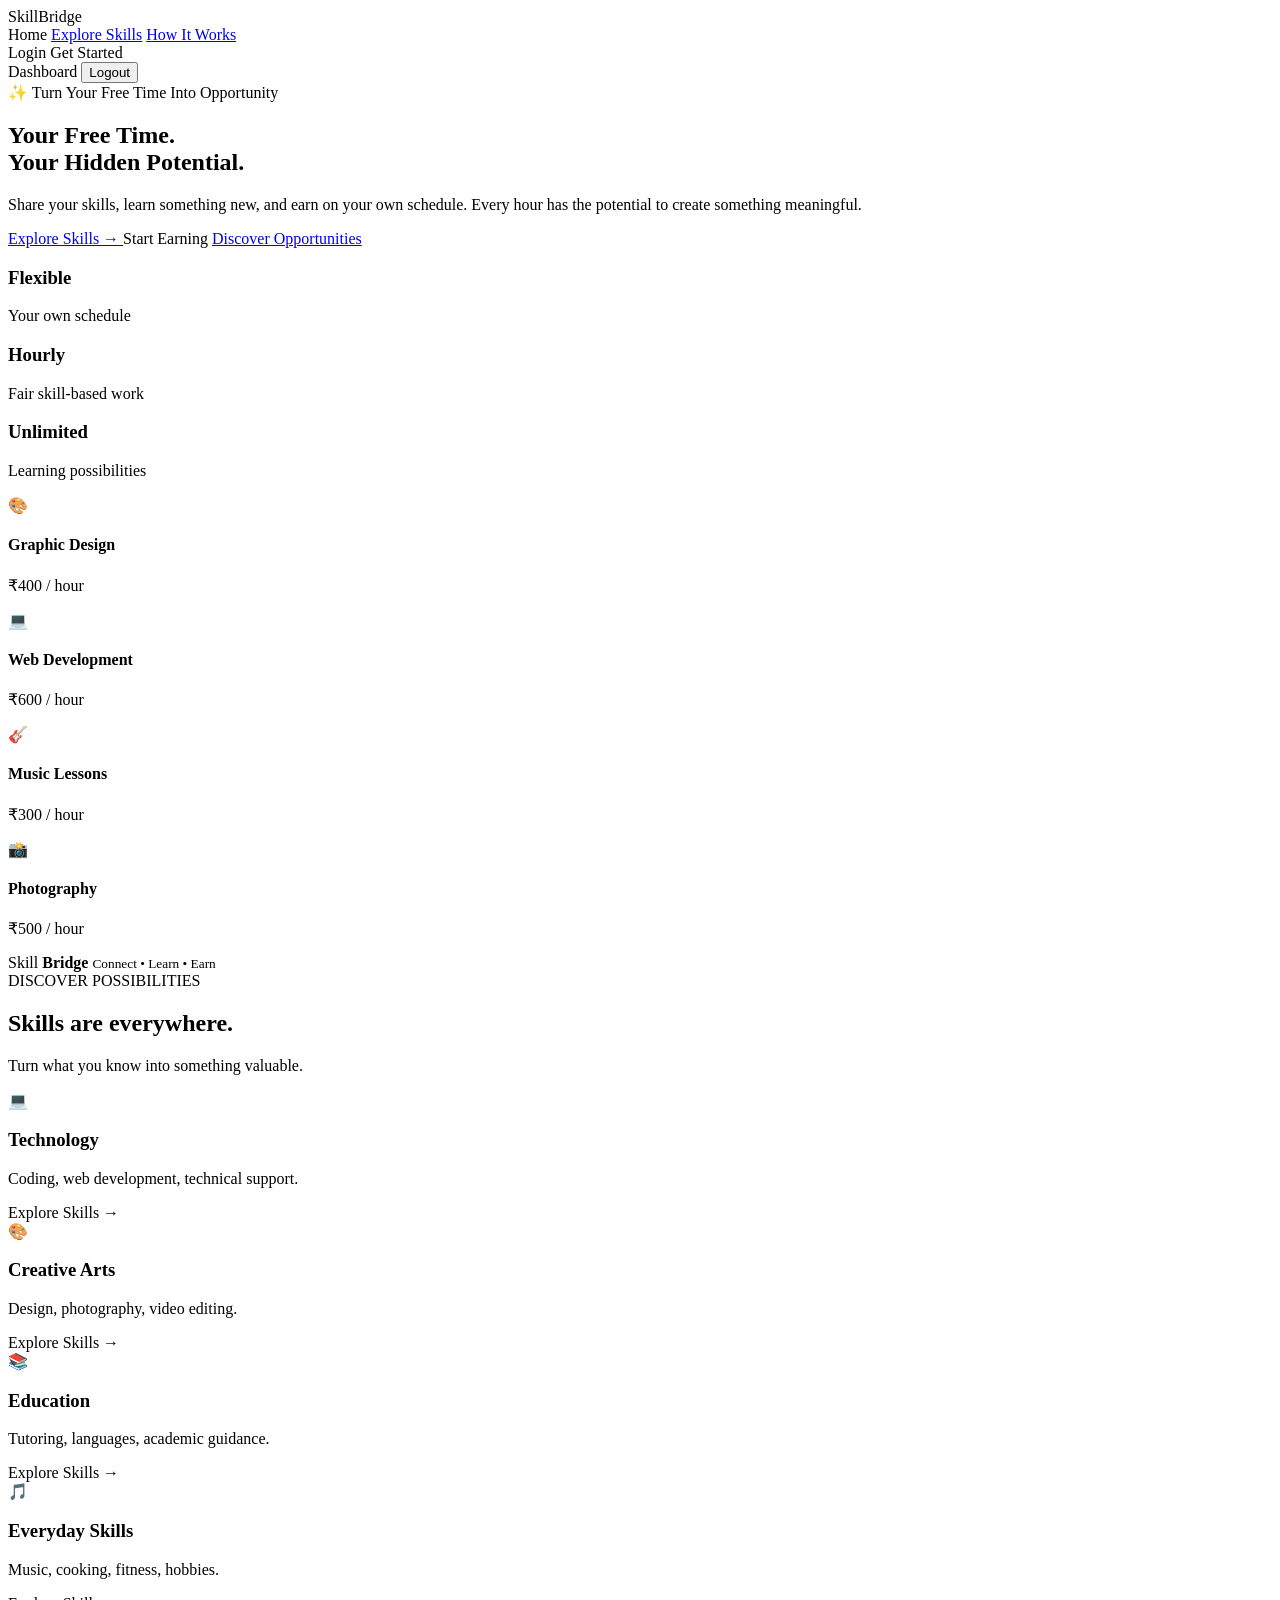
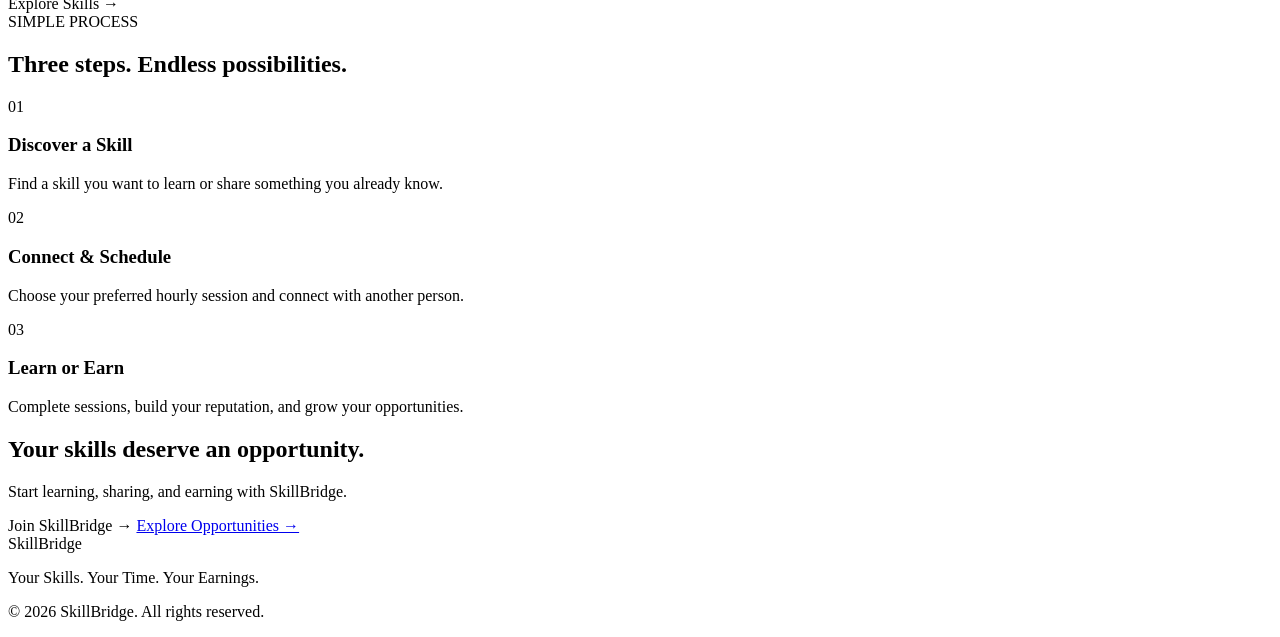
<file: src/main/resources/templates/index.html>
<!DOCTYPE html>
<html lang="en" xmlns:th="http://www.thymeleaf.org">

<head>
    <meta charset="UTF-8">
    <meta name="viewport" content="width=device-width, initial-scale=1.0">

    <title>SkillBridge | Your Skills. Your Time. Your Earnings.</title>

    <link rel="stylesheet" th:href="@{/css/style.css}">

    <link rel="preconnect" href="https://fonts.googleapis.com">
    <link rel="preconnect" href="https://fonts.gstatic.com" crossorigin>

    <link href="https://fonts.googleapis.com/css2?family=Inter:wght@400;500;600;700;800&display=swap"
          rel="stylesheet">
</head>

<body th:attr="data-theme=${appearance == 'Light Mode' ? 'light' : 'dark'}">

<!-- NAVBAR -->
<nav class="navbar">

    <a th:href="@{/}" class="logo">
        Skill<span>Bridge</span>
    </a>

    <div class="nav-links">
        <a th:href="@{/}">Home</a>
        <a href="#categories">Explore Skills</a>
        <a href="#how-it-works">How It Works</a>
    </div>

    <div class="nav-buttons">

        <!-- Guest Navigation -->
        <div th:if="${username == null}">
          <a th:href="@{/login}" class="nav-login">Login</a>
          <a th:href="@{/register}" class="nav-register">Get Started</a>
        </div>

        <!-- Logged-in User Navigation -->
        <div th:if="${username != null}">
           <a th:href="@{/dashboard}" class="nav-login">Dashboard</a>

           <form th:action="@{/logout}" method="post" style="display: inline;">
             <button type="submit" class="nav-register">Logout</button>
           </form>
        </div>   

    </div>

</nav>


<!-- HERO SECTION -->
<section class="hero" id="home">

    <div class="hero-content">

        <div class="badge">
            ✨ Turn Your Free Time Into Opportunity
        </div>

        <h1>
            Your Free Time.<br>
            Your <span>Hidden Potential.</span>
        </h1>

        <p class="hero-description">
            Share your skills, learn something new, and earn on your own schedule.
            Every hour has the potential to create something meaningful.
        </p>

        <div class="hero-buttons">

            <a href="#categories" class="primary-btn">
                Explore Skills →
            </a>

            <a th:href="@{/register}" class="secondary-btn"
               th:if="${username == null}">
                Start Earning
            </a>

            <a href="#categories" class="secondary-btn"
               th:if="${username != null}">
                Discover Opportunities
            </a>

        </div>

        <div class="hero-stats">

            <div>
                <h3>Flexible</h3>
                <p>Your own schedule</p>
            </div>

            <div>
                <h3>Hourly</h3>
                <p>Fair skill-based work</p>
            </div>

            <div>
                <h3>Unlimited</h3>
                <p>Learning possibilities</p>
            </div>

        </div>

    </div>


    <!-- FLOATING SKILL CARDS -->
    <div class="hero-visual">

        <div class="orb"></div>

        <div class="floating-card card-one">

            <div class="card-icon">🎨</div>

            <div>
                <h4>Graphic Design</h4>
                <p>₹400 / hour</p>
            </div>

        </div>

        <div class="floating-card card-two">

            <div class="card-icon">💻</div>

            <div>
                <h4>Web Development</h4>
                <p>₹600 / hour</p>
            </div>

        </div>

        <div class="floating-card card-three">

            <div class="card-icon">🎸</div>

            <div>
                <h4>Music Lessons</h4>
                <p>₹300 / hour</p>
            </div>

        </div>

        <div class="floating-card card-four">

            <div class="card-icon">📸</div>

            <div>
                <h4>Photography</h4>
                <p>₹500 / hour</p>
            </div>

        </div>

        <div class="center-circle">

            <span>Skill</span>
            <strong>Bridge</strong>
            <small>Connect • Learn • Earn</small>

        </div>

    </div>

</section>


<!-- CATEGORIES SECTION -->
<section class="categories" id="categories">

    <div class="section-heading">

        <span class="section-tag">
            DISCOVER POSSIBILITIES
        </span>

        <h2>
            Skills are everywhere.
        </h2>

        <p>
            Turn what you know into something valuable.
        </p>

    </div>


    <div class="category-grid">

        <div class="category-card">

            <span>💻</span>

            <h3>Technology</h3>

            <p>
                Coding, web development, technical support.
            </p>

            <a th:href="@{/register}">
                Explore Skills →
            </a>

        </div>


        <div class="category-card">

            <span>🎨</span>

            <h3>Creative Arts</h3>

            <p>
                Design, photography, video editing.
            </p>

            <a th:href="@{/register}">
                Explore Skills →
            </a>

        </div>


        <div class="category-card">

            <span>📚</span>

            <h3>Education</h3>

            <p>
                Tutoring, languages, academic guidance.
            </p>

            <a th:href="@{/register}">
                Explore Skills →
            </a>

        </div>


        <div class="category-card">

            <span>🎵</span>

            <h3>Everyday Skills</h3>

            <p>
                Music, cooking, fitness, hobbies.
            </p>

            <a th:href="@{/register}">
                Explore Skills →
            </a>

        </div>

    </div>

</section>


<!-- HOW IT WORKS -->
<section class="how-it-works" id="how-it-works">

    <div class="section-heading">

        <span class="section-tag">
            SIMPLE PROCESS
        </span>

        <h2>
            Three steps. Endless possibilities.
        </h2>

    </div>


    <div class="steps-grid">

        <div class="step-card">

            <div class="step-number">01</div>

            <h3>Discover a Skill</h3>

            <p>
                Find a skill you want to learn or share something you already know.
            </p>

        </div>


        <div class="step-card">

            <div class="step-number">02</div>

            <h3>Connect & Schedule</h3>

            <p>
                Choose your preferred hourly session and connect with another person.
            </p>

        </div>


        <div class="step-card">

            <div class="step-number">03</div>

            <h3>Learn or Earn</h3>

            <p>
                Complete sessions, build your reputation, and grow your opportunities.
            </p>

        </div>

    </div>

</section>


<!-- FINAL CTA -->
<section class="final-cta">

    <h2>
        Your skills deserve an opportunity.
    </h2>

    <p>
        Start learning, sharing, and earning with SkillBridge.
    </p>

    <a th:href="@{/register}"
       class="primary-btn"
       th:if="${username == null}">
        Join SkillBridge →
    </a>

    <a href="#categories"
       class="primary-btn"
       th:if="${username != null}">
        Explore Opportunities →
    </a>

</section>


<!-- FOOTER -->
<footer>

    <a th:href="@{/}" class="logo">
        Skill<span>Bridge</span>
    </a>

    <p>
        Your Skills. Your Time. Your Earnings.
    </p>

    <p class="copyright">
        © 2026 SkillBridge. All rights reserved.
    </p>

</footer>

</body>
</html>
</file>
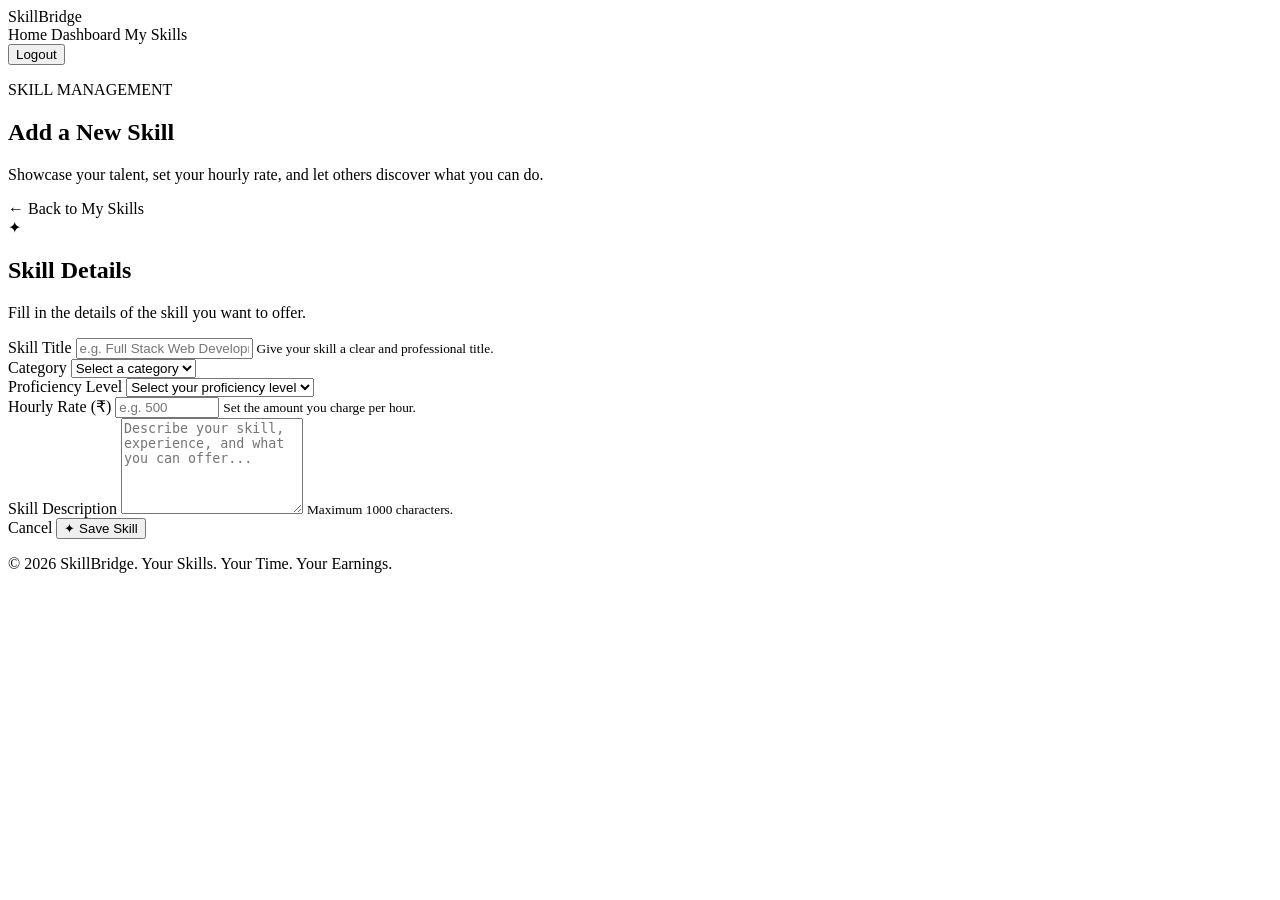
<file: src/main/resources/templates/add-skill.html>
<!DOCTYPE html>
<html lang="en" xmlns:th="http://www.thymeleaf.org">

<head>
    <meta charset="UTF-8">
    <meta name="viewport" content="width=device-width, initial-scale=1.0">

    <title>Add Skill | SkillBridge</title>

    <link rel="stylesheet" th:href="@{/css/skills.css}">
</head>

<body>

    <!-- Navigation Bar -->
    <nav class="navbar">

        <div class="nav-brand">
            <a th:href="@{/}">Skill<span>Bridge</span></a>
        </div>

        <div class="nav-links">
            <a th:href="@{/}">Home</a>
            <a th:href="@{/dashboard}">Dashboard</a>
            <a th:href="@{/skills}">My Skills</a>

            <form th:action="@{/logout}" method="post" class="logout-form">
                <button type="submit" class="logout-btn">Logout</button>
            </form>
        </div>

    </nav>

    <!-- Main Content -->
    <main class="skills-container add-skill-container">

        <!-- Page Header -->
        <section class="page-header">

            <div>
                <p class="section-label">SKILL MANAGEMENT</p>

                <h1>Add a New <span>Skill</span></h1>

                <p class="page-description">
                    Showcase your talent, set your hourly rate,
                    and let others discover what you can do.
                </p>
            </div>

            <a th:href="@{/skills}" class="back-btn">
                ← Back to My Skills
            </a>

        </section>

        <!-- Add Skill Form Section -->
        <section class="add-skill-section">

            <div class="form-heading">

                <div class="form-icon">
                    ✦
                </div>

                <div>
                    <h2>Skill Details</h2>
                    <p>Fill in the details of the skill you want to offer.</p>
                </div>

            </div>

            <!-- Validation Error -->
            <div th:if="${error}"
                 class="error-message"
                 th:text="${error}">
            </div>

            <!-- Skill Form -->
            <form th:action="@{/skills/add}"
                  method="post"
                  class="skill-form">

                <!-- Skill Title -->
                <div class="form-group">

                    <label for="title">Skill Title</label>

                    <input
                        type="text"
                        id="title"
                        name="title"
                        placeholder="e.g. Full Stack Web Development"
                        maxlength="100"
                        required>

                    <small>
                        Give your skill a clear and professional title.
                    </small>

                </div>

                <!-- Category -->
                <div class="form-group">

                    <label for="category">Category</label>

                    <select id="category"
                            name="category"
                            required>

                        <option value="" disabled selected>
                            Select a category
                        </option>

                        <option value="Programming">Programming</option>
                        <option value="Design">Design</option>
                        <option value="Photography">Photography</option>
                        <option value="Video Editing">Video Editing</option>
                        <option value="Education">Education</option>
                        <option value="Language">Language</option>
                        <option value="Music">Music</option>
                        <option value="Business">Business</option>
                        <option value="Others">Others</option>

                    </select>

                </div>

                <!-- Proficiency Level -->
                <div class="form-group">

                    <label for="proficiencyLevel">
                        Proficiency Level
                    </label>

                    <select id="proficiencyLevel"
                            name="proficiencyLevel"
                            required>

                        <option value="" disabled selected>
                            Select your proficiency level
                        </option>

                        <option value="Beginner">Beginner</option>
                        <option value="Intermediate">Intermediate</option>
                        <option value="Advanced">Advanced</option>
                        <option value="Expert">Expert</option>

                    </select>

                </div>

                <!-- Hourly Rate -->
                <div class="form-group">

                    <label for="hourlyRate">
                        Hourly Rate (₹)
                    </label>

                    <input
                        type="number"
                        id="hourlyRate"
                        name="hourlyRate"
                        placeholder="e.g. 500"
                        min="1"
                        max="100000"
                        step="0.01"
                        required>

                    <small>
                        Set the amount you charge per hour.
                    </small>

                </div>

                <!-- Description -->
                <div class="form-group full-width">

                    <label for="description">
                        Skill Description
                    </label>

                    <textarea
                        id="description"
                        name="description"
                        rows="6"
                        maxlength="1000"
                        placeholder="Describe your skill, experience, and what you can offer..."
                        required></textarea>

                    <small>
                        Maximum 1000 characters.
                    </small>

                </div>

                <!-- Form Actions -->
                <div class="form-actions">

                    <a th:href="@{/skills}" class="cancel-btn">
                        Cancel
                    </a>

                    <button type="submit" class="submit-skill-btn">
                        ✦ Save Skill
                    </button>

                </div>

            </form>

        </section>

    </main>

    <!-- Footer -->
    <footer class="skills-footer">

        <p>
            © 2026 SkillBridge.
            Your Skills. Your Time. Your Earnings.
        </p>

    </footer>

</body>
</html>
</file>
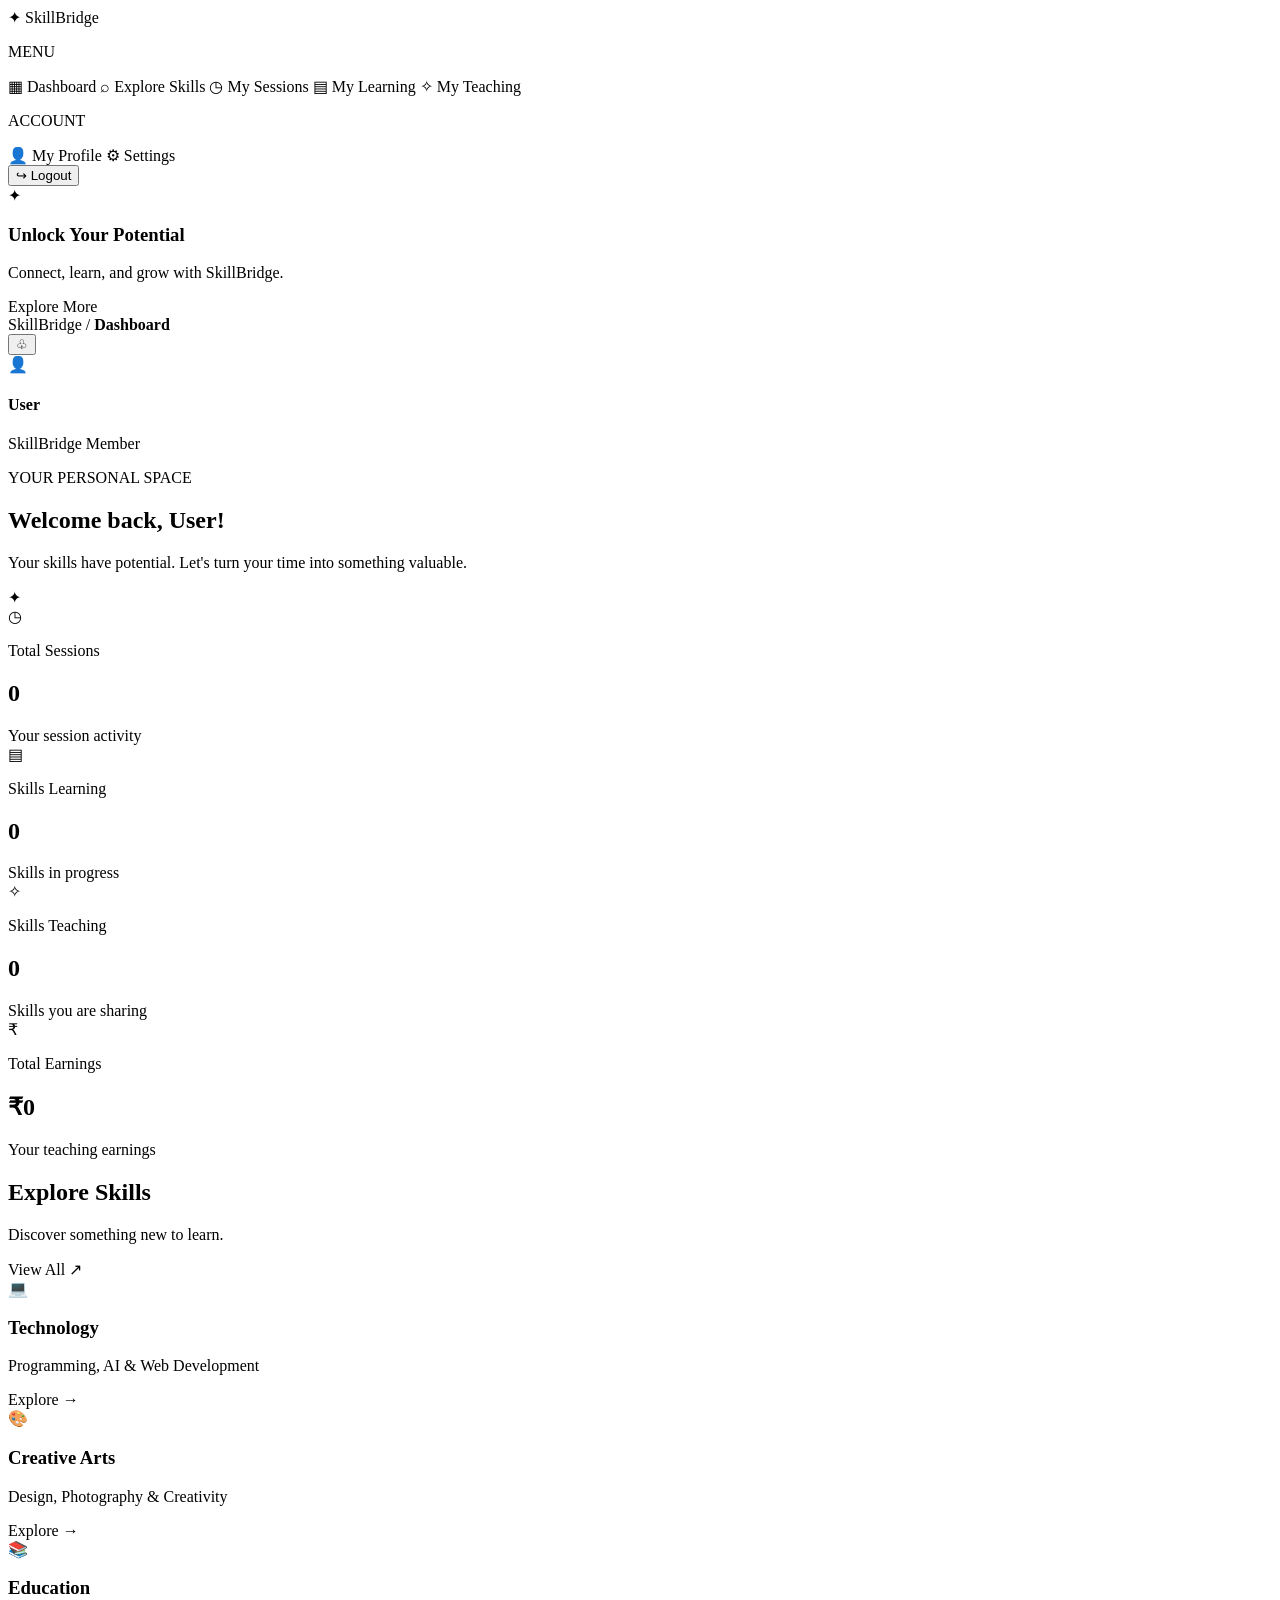
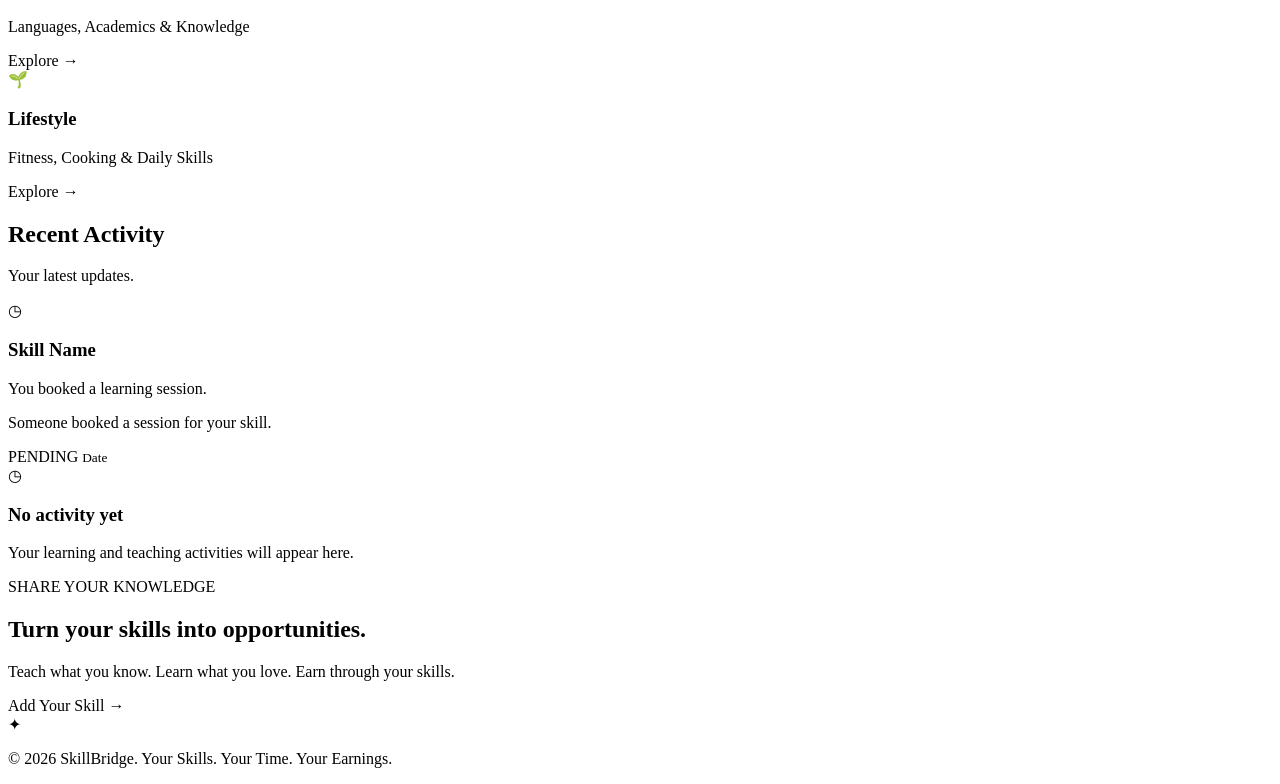
<file: src/main/resources/templates/dashboard.html>
<!DOCTYPE html>
<html lang="en" xmlns:th="http://www.thymeleaf.org">

<head>
    <meta charset="UTF-8">
    <meta name="viewport" content="width=device-width, initial-scale=1.0">
    <title>SkillBridge | Dashboard</title>
    <link rel="stylesheet" th:href="@{/css/dashboard.css}">
</head>

<body th:attr="data-theme=${appearance == 'Light Mode' ? 'light' : 'dark'}">

<div class="dashboard-container">

    <!-- Sidebar -->
    <aside class="sidebar">

        <div class="logo">
            <span class="logo-icon">✦</span>
            SkillBridge
        </div>

        <div class="sidebar-menu">

            <p class="menu-label">MENU</p>

            <a th:href="@{/dashboard}" class="menu-item active">
                <span>▦</span> Dashboard
            </a>

            <a th:href="@{/skills/explore}" class="menu-item">
                <span>⌕</span> Explore Skills
            </a>

            <a th:href="@{/sessions/my-bookings}" class="menu-item">
                <span>◷</span> My Sessions
            </a>

            <a th:href="@{/sessions/my-bookings}" class="menu-item">
                <span>▤</span> My Learning
            </a>

            <a th:href="@{/sessions/teacher-bookings}" class="menu-item">
                <span>✧</span> My Teaching
            </a>

            <p class="menu-label account-label">ACCOUNT</p>

            <a th:href="@{/profile}" class="menu-item">
                <span>👤</span> My Profile
            </a>

            <a th:href="@{/settings}" class="menu-item">
                <span>⚙</span> Settings
            </a>

            <form th:action="@{/logout}" method="post">
                <button type="submit" class="menu-item logout-button">
                    <span>↪</span> Logout
                </button>
            </form>

        </div>

        <div class="sidebar-bottom">

            <div class="upgrade-card">
                <div class="upgrade-icon">✦</div>

                <h3>Unlock Your Potential</h3>

                <p>
                    Connect, learn, and grow with SkillBridge.
                </p>

                <a th:href="@{/skills/explore}" class="upgrade-button">
                    Explore More
                </a>
            </div>

        </div>

    </aside>

    <!-- Main Content -->
    <main class="main-content">

        <!-- Top Navbar -->
        <header class="topbar">

            <div class="breadcrumb">
                <span>SkillBridge</span>
                <span class="breadcrumb-divider">/</span>
                <strong>Dashboard</strong>
            </div>

            <div class="topbar-right">

                <button class="notification-button" type="button">
                    ♧
                </button>

                <div class="profile">

                    <div class="profile-avatar">
                        👤
                    </div>

                    <div class="profile-info">
                        <h4 th:text="${username}">User</h4>
                        <p>SkillBridge Member</p>
                    </div>

                </div>

            </div>

        </header>

        <!-- Welcome Section -->
        <section class="welcome-section">

            <div class="welcome-text">

                <p class="welcome-tag">
                    YOUR PERSONAL SPACE
                </p>

                <h1>
                    Welcome back,
                    <span th:text="${username}">User</span>!
                </h1>

                <p>
                    Your skills have potential. Let's turn your time into
                    something valuable.
                </p>

            </div>

            <div class="welcome-visual">
                <div class="visual-orb">
                    <span>✦</span>
                </div>
            </div>

        </section>

        <!-- Dynamic Statistics -->
        <section class="stats-grid">

            <!-- Total Sessions -->
            <div class="stat-card">

                <div class="stat-icon purple">◷</div>

                <p class="stat-title">Total Sessions</p>

                <h2 th:text="${totalSessions}">0</h2>

                <span class="stat-description">
                    Your session activity
                </span>

            </div>

            <!-- Skills Learning -->
            <div class="stat-card">

                <div class="stat-icon blue">▤</div>

                <p class="stat-title">Skills Learning</p>

                <h2 th:text="${skillsLearning}">0</h2>

                <span class="stat-description">
                    Skills in progress
                </span>

            </div>

            <!-- Skills Teaching -->
            <div class="stat-card">

                <div class="stat-icon pink">✧</div>

                <p class="stat-title">Skills Teaching</p>

                <h2 th:text="${skillsTeaching}">0</h2>

                <span class="stat-description">
                    Skills you are sharing
                </span>

            </div>

            <!-- Total Earnings -->
            <div class="stat-card">

                <div class="stat-icon green">₹</div>

                <p class="stat-title">Total Earnings</p>

                <h2>
                    ₹<span th:text="${totalEarnings}">0</span>
                </h2>

                <span class="stat-description">
                    Your teaching earnings
                </span>

            </div>

        </section>

        <!-- Main Dashboard Grid -->
        <section class="dashboard-grid">

            <!-- Explore Skills -->
            <div class="content-card explore-card">

                <div class="section-heading">

                    <div>
                        <h2>Explore Skills</h2>

                        <p>
                            Discover something new to learn.
                        </p>
                    </div>

                    <a th:href="@{/skills/explore}" class="view-all">
                        View All ↗
                    </a>

                </div>

                <div class="skill-grid">

                    <a th:href="@{/skills/explore}" class="skill-card">

                        <div class="skill-icon technology">
                            💻
                        </div>

                        <h3>Technology</h3>

                        <p>
                            Programming, AI & Web Development
                        </p>

                        <span class="skill-tag">
                            Explore →
                        </span>

                    </a>

                    <a th:href="@{/skills/explore}" class="skill-card">

                        <div class="skill-icon creative">
                            🎨
                        </div>

                        <h3>Creative Arts</h3>

                        <p>
                            Design, Photography & Creativity
                        </p>

                        <span class="skill-tag">
                            Explore →
                        </span>

                    </a>

                    <a th:href="@{/skills/explore}" class="skill-card">

                        <div class="skill-icon education">
                            📚
                        </div>

                        <h3>Education</h3>

                        <p>
                            Languages, Academics & Knowledge
                        </p>

                        <span class="skill-tag">
                            Explore →
                        </span>

                    </a>

                    <a th:href="@{/skills/explore}" class="skill-card">

                        <div class="skill-icon lifestyle">
                            🌱
                        </div>

                        <h3>Lifestyle</h3>

                        <p>
                            Fitness, Cooking & Daily Skills
                        </p>

                        <span class="skill-tag">
                            Explore →
                        </span>

                    </a>

                </div>

            </div>

            <!-- Dynamic Recent Activity -->
            <div class="content-card activity-card">

                <div class="section-heading">

                    <div>
                        <h2>Recent Activity</h2>

                        <p>
                            Your latest updates.
                        </p>
                    </div>

                </div>

                <!-- Activity List -->
                <div class="activity-list"
                     th:if="${recentActivity != null and !recentActivity.isEmpty()}">

                    <div class="activity-item"
                         th:each="booking : ${recentActivity}">

                        <div class="activity-icon"
                             th:classappend="${booking.status == 'ACCEPTED'} ? ' accepted' :
                                            (${booking.status == 'REJECTED'} ? ' rejected' :
                                            (${booking.status == 'COMPLETED'} ? ' completed' : ' pending'))">

                            <span th:text="${booking.status == 'ACCEPTED'} ? '✓' :
                                           (${booking.status == 'REJECTED'} ? '✕' :
                                           (${booking.status == 'COMPLETED'} ? '★' : '◷'))">
                                ◷
                            </span>

                        </div>

                        <div class="activity-details">

                            <h3 th:text="${booking.skill.title}">
                                Skill Name
                            </h3>

                            <p th:if="${booking.learner.username == username}">
                                You booked a learning session.
                            </p>

                            <p th:if="${booking.skill.user.username == username}">
                                Someone booked a session for your skill.
                            </p>

                            <span class="activity-status"
                                  th:text="${booking.status}">
                                PENDING
                            </span>

                            <small th:if="${booking.createdAt != null}"
                                   th:text="${#temporals.format(booking.createdAt, 'dd MMM yyyy, hh:mm a')}">
                                Date
                            </small>

                        </div>

                    </div>

                </div>

                <!-- Empty Activity -->
                <div class="empty-activity"
                     th:if="${recentActivity == null or recentActivity.isEmpty()}">

                    <div class="empty-icon">
                        ◷
                    </div>

                    <h3>No activity yet</h3>

                    <p>
                        Your learning and teaching activities
                        will appear here.
                    </p>

                </div>

            </div>

        </section>

        <!-- Bottom Banner -->
        <section class="bottom-banner">

            <div>

                <p class="banner-tag">
                    SHARE YOUR KNOWLEDGE
                </p>

                <h2>
                    Turn your skills into
                    <span>opportunities.</span>
                </h2>

                <p>
                    Teach what you know. Learn what you love.
                    Earn through your skills.
                </p>

                <a th:href="@{/skills/add}" class="banner-button">
                    Add Your Skill →
                </a>

            </div>

            <div class="banner-visual">
                <span>✦</span>
            </div>

        </section>

        <!-- Footer -->
        <footer class="dashboard-footer">

            <p>
                © 2026 SkillBridge.
                Your Skills. Your Time. Your Earnings.
            </p>

        </footer>

    </main>

</div>

</body>
</html>
</file>
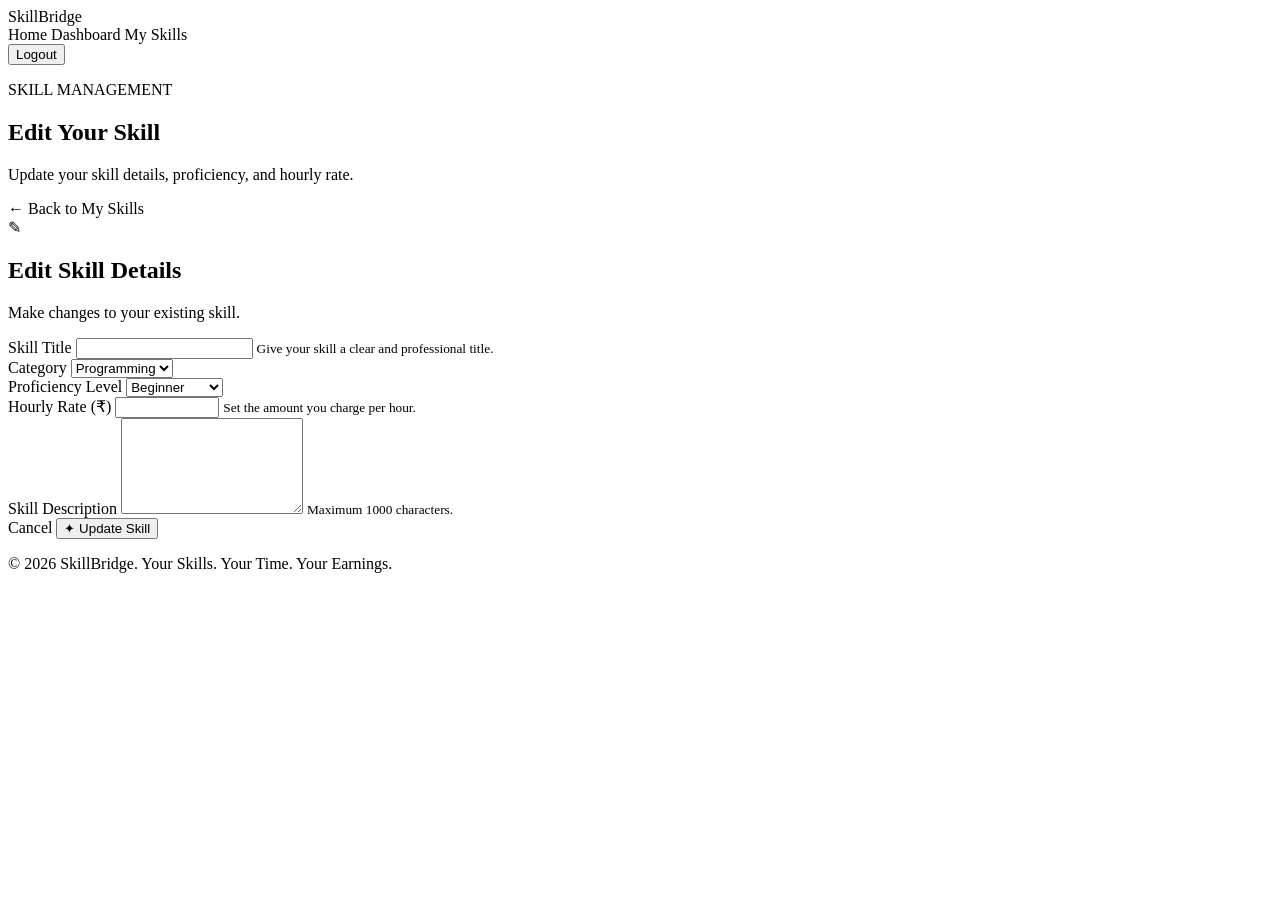
<file: src/main/resources/templates/edit-skill.html>
<!DOCTYPE html>
<html lang="en" xmlns:th="http://www.thymeleaf.org">

<head>
    <meta charset="UTF-8">
    <meta name="viewport" content="width=device-width, initial-scale=1.0">

    <title>Edit Skill | SkillBridge</title>

    <link rel="stylesheet" th:href="@{/css/skills.css}">
</head>

<body>

    <!-- Navigation Bar -->
    <nav class="navbar">

        <div class="nav-brand">
            <a th:href="@{/}">Skill<span>Bridge</span></a>
        </div>

        <div class="nav-links">

            <a th:href="@{/}">Home</a>
            <a th:href="@{/dashboard}">Dashboard</a>
            <a th:href="@{/skills}">My Skills</a>

            <form th:action="@{/logout}" method="post" class="logout-form">
                <button type="submit" class="logout-btn">Logout</button>
            </form>

        </div>

    </nav>


    <!-- Main Content -->
    <main class="skills-container add-skill-container">

        <!-- Page Header -->
        <section class="page-header">

            <div>

                <p class="section-label">SKILL MANAGEMENT</p>

                <h1>
                    Edit Your <span>Skill</span>
                </h1>

                <p class="page-description">
                    Update your skill details, proficiency, and hourly rate.
                </p>

            </div>

            <a th:href="@{/skills}" class="back-btn">
                ← Back to My Skills
            </a>

        </section>


        <!-- Edit Skill Form -->
        <section class="add-skill-section">

            <div class="form-heading">

                <div class="form-icon">
                    ✎
                </div>

                <div>

                    <h2>Edit Skill Details</h2>

                    <p>
                        Make changes to your existing skill.
                    </p>

                </div>

            </div>


            <!-- Validation Error -->
            <div th:if="${error}"
                 class="error-message"
                 th:text="${error}">
            </div>


            <!-- Form -->
            <form th:action="@{/skills/edit/{id}(id=${skill.skillId})}"
                  method="post"
                  class="skill-form">


                <!-- Skill Title -->
                <div class="form-group">

                    <label for="title">
                        Skill Title
                    </label>

                    <input
                        type="text"
                        id="title"
                        name="title"
                        th:value="${skill.title}"
                        maxlength="100"
                        required>

                    <small>
                        Give your skill a clear and professional title.
                    </small>

                </div>


                <!-- Category -->
                <div class="form-group">

                    <label for="category">
                        Category
                    </label>

                    <select id="category"
                            name="category"
                            required>

                        <option value="Programming"
                                th:selected="${skill.category == 'Programming'}">
                            Programming
                        </option>

                        <option value="Design"
                                th:selected="${skill.category == 'Design'}">
                            Design
                        </option>

                        <option value="Photography"
                                th:selected="${skill.category == 'Photography'}">
                            Photography
                        </option>

                        <option value="Video Editing"
                                th:selected="${skill.category == 'Video Editing'}">
                            Video Editing
                        </option>

                        <option value="Education"
                                th:selected="${skill.category == 'Education'}">
                            Education
                        </option>

                        <option value="Language"
                                th:selected="${skill.category == 'Language'}">
                            Language
                        </option>

                        <option value="Music"
                                th:selected="${skill.category == 'Music'}">
                            Music
                        </option>

                        <option value="Business"
                                th:selected="${skill.category == 'Business'}">
                            Business
                        </option>

                        <option value="Others"
                                th:selected="${skill.category == 'Others'}">
                            Others
                        </option>

                    </select>

                </div>


                <!-- Proficiency Level -->
                <div class="form-group">

                    <label for="proficiencyLevel">
                        Proficiency Level
                    </label>

                    <select id="proficiencyLevel"
                            name="proficiencyLevel"
                            required>

                        <option value="Beginner"
                                th:selected="${skill.proficiencyLevel == 'Beginner'}">
                            Beginner
                        </option>

                        <option value="Intermediate"
                                th:selected="${skill.proficiencyLevel == 'Intermediate'}">
                            Intermediate
                        </option>

                        <option value="Advanced"
                                th:selected="${skill.proficiencyLevel == 'Advanced'}">
                            Advanced
                        </option>

                        <option value="Expert"
                                th:selected="${skill.proficiencyLevel == 'Expert'}">
                            Expert
                        </option>

                    </select>

                </div>


                <!-- Hourly Rate -->
                <div class="form-group">

                    <label for="hourlyRate">
                        Hourly Rate (₹)
                    </label>

                    <input
                        type="number"
                        id="hourlyRate"
                        name="hourlyRate"
                        th:value="${skill.hourlyRate}"
                        min="1"
                        max="100000"
                        step="0.01"
                        required>

                    <small>
                        Set the amount you charge per hour.
                    </small>

                </div>


                <!-- Description -->
                <div class="form-group full-width">

                    <label for="description">
                        Skill Description
                    </label>

                    <textarea
                        id="description"
                        name="description"
                        rows="6"
                        maxlength="1000"
                        th:text="${skill.description}"
                        required></textarea>

                    <small>
                        Maximum 1000 characters.
                    </small>

                </div>


                <!-- Actions -->
                <div class="form-actions">

                    <a th:href="@{/skills}" class="cancel-btn">
                        Cancel
                    </a>

                    <button type="submit" class="submit-skill-btn">
                        ✦ Update Skill
                    </button>

                </div>

            </form>

        </section>

    </main>


    <!-- Footer -->
    <footer class="skills-footer">

        <p>
            © 2026 SkillBridge.
            Your Skills. Your Time. Your Earnings.
        </p>

    </footer>

</body>
</html>
</file>
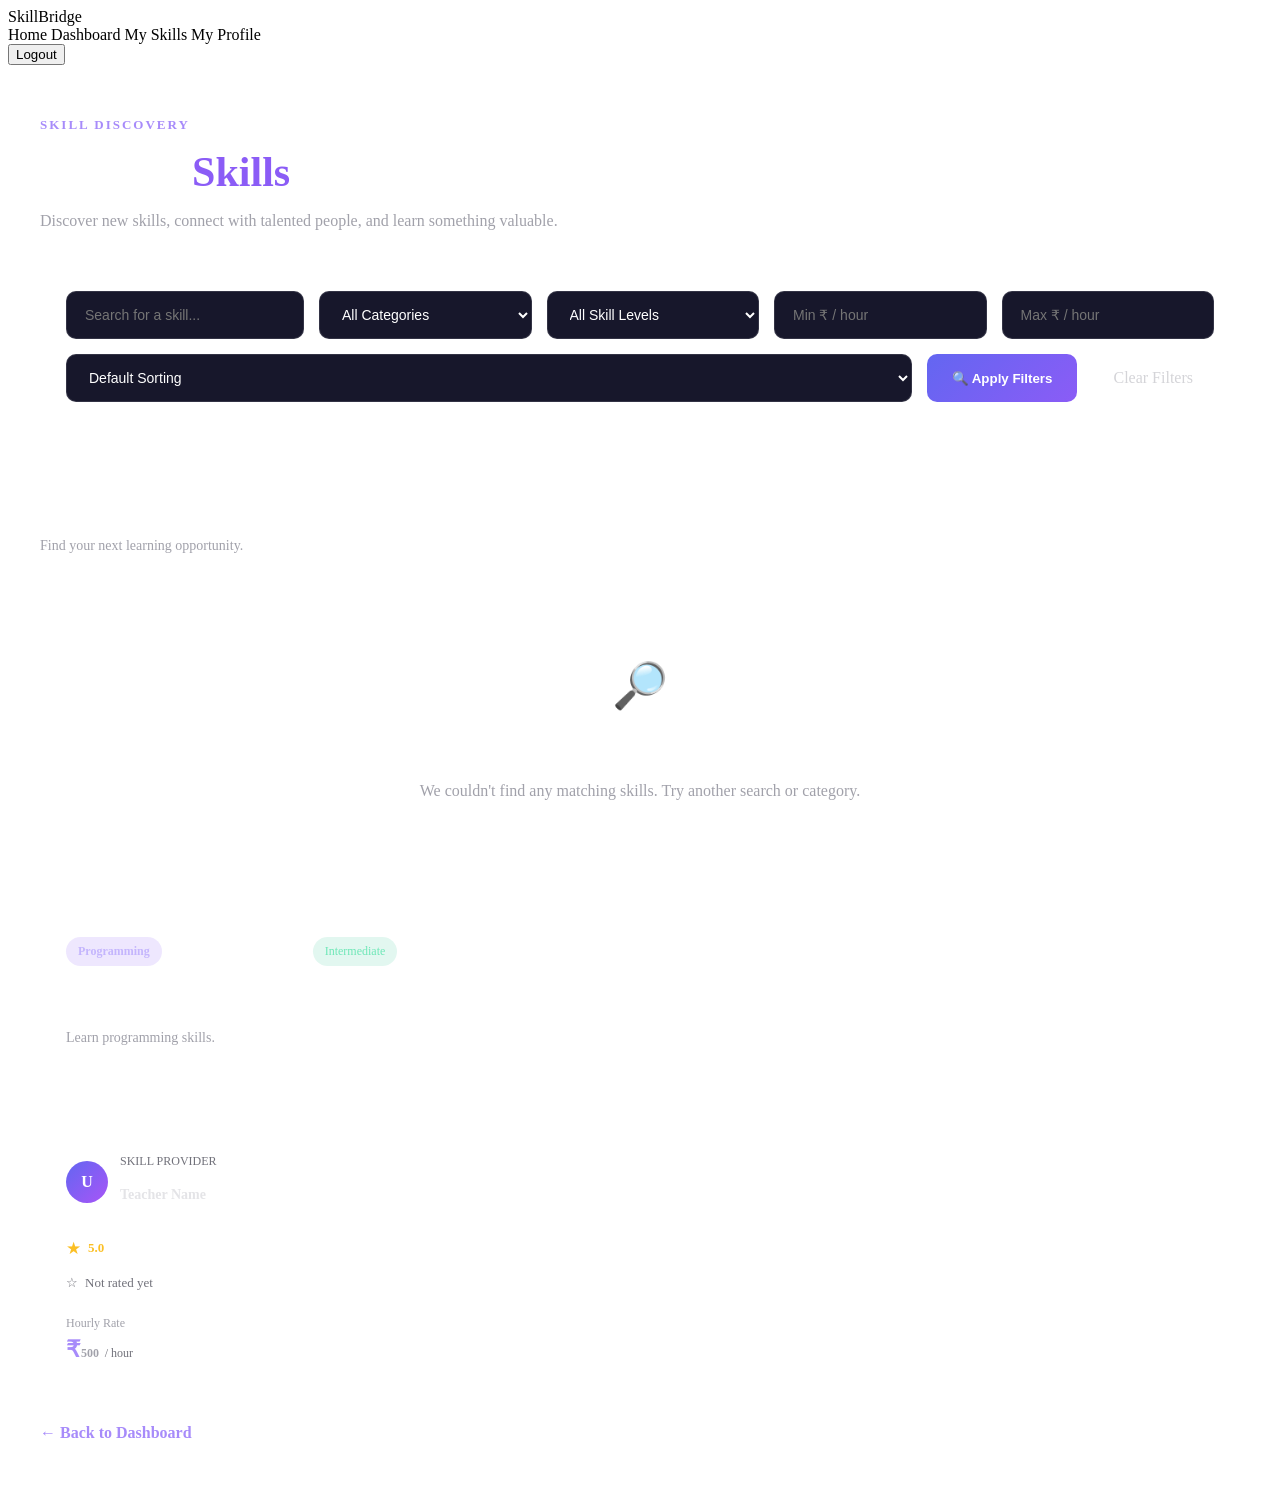
<file: src/main/resources/templates/explore-skills.html>
<!DOCTYPE html>
<html lang="en" xmlns:th="http://www.thymeleaf.org">

<head>
    <meta charset="UTF-8">
    <meta name="viewport" content="width=device-width, initial-scale=1.0">

    <title>Explore Skills | SkillBridge</title>

    <link rel="stylesheet" th:href="@{/css/skills.css}">

    <style>
        .explore-container {
            max-width: 1200px;
            margin: 50px auto;
            padding: 0 25px;
        }

        .explore-header {
            margin-bottom: 35px;
        }

        .explore-tag {
            color: #a78bfa;
            font-size: 13px;
            font-weight: 700;
            letter-spacing: 2px;
        }

        .explore-header h1 {
            font-size: 42px;
            margin: 15px 0;
            color: #ffffff;
        }

        .explore-header h1 span {
            color: #8b5cf6;
        }

        .explore-header p {
            color: #a1a1aa;
            font-size: 16px;
        }

        .explore-search-section {
            background: rgba(255, 255, 255, 0.04);
            border: 1px solid rgba(255, 255, 255, 0.08);
            border-radius: 18px;
            padding: 25px;
            margin-bottom: 40px;
        }

        .explore-search-form {
            display: flex;
            gap: 15px;
            flex-wrap: wrap;
        }

        .explore-search-form input,
        .explore-search-form select {
            flex: 1;
            min-width: 200px;
            padding: 14px 18px;
            background: #17172b;
            color: #ffffff;
            border: 1px solid rgba(255, 255, 255, 0.12);
            border-radius: 10px;
            outline: none;
            font-size: 14px;
        }

        .explore-search-form input:focus,
        .explore-search-form select:focus {
            border-color: #8b5cf6;
        }

        .explore-search-form input[type="number"] {
            flex: 1;
            min-width: 130px;
        }

        .explore-search-form select {
            cursor: pointer;
        }

        .explore-search-btn {
            padding: 14px 25px;
            border: none;
            border-radius: 10px;
            background: linear-gradient(135deg, #6366f1, #8b5cf6);
            color: white;
            font-weight: 600;
            cursor: pointer;
            transition: 0.3s;
        }

        .explore-search-btn:hover {
            transform: translateY(-2px);
            box-shadow: 0 5px 18px rgba(139, 92, 246, 0.3);
        }

        .explore-reset-btn {
            display: flex;
            align-items: center;
            justify-content: center;
            padding: 14px 20px;
            border-radius: 10px;
            background: rgba(255, 255, 255, 0.06);
            color: #d4d4d8;
            text-decoration: none;
            border: 1px solid rgba(255, 255, 255, 0.1);
        }

        .explore-section-heading {
            display: flex;
            justify-content: space-between;
            align-items: center;
            margin-bottom: 25px;
            flex-wrap: wrap;
            gap: 15px;
        }

        .explore-section-heading h2 {
            color: #ffffff;
            font-size: 25px;
        }

        .explore-section-heading p {
            color: #a1a1aa;
            font-size: 14px;
        }

        .explore-skills-grid {
            display: grid;
            grid-template-columns: repeat(3, minmax(0, 1fr));
            gap: 25px;
        }

        .explore-skill-link {
            display: block;
            color: inherit;
            text-decoration: none;
        }

        .explore-skill-card {
            background: rgba(255, 255, 255, 0.04);
            border: 1px solid rgba(255, 255, 255, 0.08);
            border-radius: 18px;
            padding: 25px;
            transition: all 0.3s ease;
        }

        .explore-skill-card:hover {
            transform: translateY(-6px);
            border-color: rgba(139, 92, 246, 0.5);
            box-shadow: 0 10px 30px rgba(0, 0, 0, 0.2);
        }

        .explore-card-top {
            display: flex;
            justify-content: space-between;
            gap: 10px;
            margin-bottom: 20px;
            flex-wrap: wrap;
        }

        .explore-category {
            background: rgba(139, 92, 246, 0.15);
            color: #c4b5fd;
            padding: 7px 12px;
            border-radius: 20px;
            font-size: 12px;
            font-weight: 600;
        }

        .explore-level {
            background: rgba(16, 185, 129, 0.12);
            color: #6ee7b7;
            padding: 7px 12px;
            border-radius: 20px;
            font-size: 12px;
        }

        .explore-skill-card h3 {
            color: #ffffff;
            font-size: 21px;
            margin-bottom: 12px;
            word-break: break-word;
        }

        .explore-description {
            color: #a1a1aa;
            font-size: 14px;
            line-height: 1.7;
            min-height: 70px;
            overflow-wrap: anywhere;
        }

        .teacher-info {
            display: flex;
            align-items: center;
            gap: 12px;
            margin-top: 25px;
            padding-top: 20px;
            border-top: 1px solid rgba(255, 255, 255, 0.08);
        }

        .teacher-avatar {
            width: 42px;
            height: 42px;
            display: flex;
            align-items: center;
            justify-content: center;
            border-radius: 50%;
            background: linear-gradient(135deg, #6366f1, #a855f7);
            color: white;
            font-weight: 700;
            font-size: 16px;
        }

        .teacher-details p {
            color: #71717a;
            font-size: 12px;
            margin-bottom: 4px;
        }

        .teacher-details h4 {
            color: #e4e4e7;
            font-size: 14px;
            overflow-wrap: anywhere;
        }

        /* PHASE 13: MENTOR RATINGS */

        .mentor-rating {
            display: flex;
            align-items: center;
            gap: 7px;
            margin-top: 16px;
            font-size: 13px;
        }

        .mentor-rating .rating-star {
            color: #fbbf24;
            font-size: 17px;
        }

        .mentor-rating .rating-score {
            color: #fbbf24;
            font-weight: 700;
        }

        .mentor-rating .rating-count {
            color: #a1a1aa;
        }

        .no-rating {
            display: flex;
            align-items: center;
            gap: 7px;
            margin-top: 16px;
            color: #71717a;
            font-size: 13px;
        }

        .explore-card-footer {
            display: flex;
            justify-content: space-between;
            align-items: center;
            margin-top: 22px;
            gap: 10px;
        }

        .explore-rate span {
            color: #a1a1aa;
            font-size: 12px;
        }

        .explore-rate strong {
            display: block;
            color: #a78bfa;
            font-size: 23px;
            margin-top: 5px;
        }

        .explore-rate small {
            color: #71717a;
            font-size: 12px;
            font-weight: 400;
        }

        .explore-empty-state {
            grid-column: 1 / -1;
            text-align: center;
            padding: 65px 25px;
            background: rgba(255, 255, 255, 0.03);
            border: 1px dashed rgba(255, 255, 255, 0.15);
            border-radius: 18px;
        }

        .explore-empty-state .empty-icon {
            font-size: 45px;
            margin-bottom: 20px;
        }

        .explore-empty-state h3 {
            color: #ffffff;
            font-size: 23px;
            margin-bottom: 12px;
        }

        .explore-empty-state p {
            color: #a1a1aa;
            line-height: 1.7;
        }

        .explore-back-link {
            display: inline-block;
            margin-top: 35px;
            color: #a78bfa;
            text-decoration: none;
            font-weight: 600;
        }

        .explore-back-link:hover {
                        color: #c4b5fd;
        }

        @media (max-width: 900px) {
            .explore-skills-grid {
                grid-template-columns: repeat(2, minmax(0, 1fr));
            }
        }

        @media (max-width: 600px) {
            .explore-container {
                margin: 30px auto;
                padding: 0 15px;
            }

            .explore-header h1 {
                font-size: 32px;
            }

            .explore-skills-grid {
                grid-template-columns: 1fr;
            }

            .explore-search-form {
                flex-direction: column;
            }

            .explore-search-form input,
            .explore-search-form select {
                width: 100%;
                box-sizing: border-box;
            }

            .explore-search-btn,
            .explore-reset-btn {
                width: 100%;
                box-sizing: border-box;
            }
        }
    </style>
</head>

<body>

    <!-- Navbar -->
    <nav class="navbar">
        <div class="logo">
            <a th:href="@{/}">SkillBridge</a>
        </div>

        <div class="nav-links">
            <a th:href="@{/}">Home</a>
            <a th:href="@{/dashboard}">Dashboard</a>
            <a th:href="@{/skills}">My Skills</a>
            <a th:href="@{/profile}">My Profile</a>

            <form th:action="@{/logout}" method="post">
                <button type="submit" class="logout-btn">Logout</button>
            </form>
        </div>
    </nav>

    <!-- Explore Container -->
    <main class="explore-container">

        <!-- Page Header -->
        <section class="explore-header">

            <span class="explore-tag">SKILL DISCOVERY</span>

            <h1>Explore <span>Skills</span></h1>

            <p>
                Discover new skills, connect with talented people,
                and learn something valuable.
            </p>

        </section>

        <!-- Search and Filter -->
        <section class="explore-search-section">

            <form th:action="@{/skills/explore}"
                  method="get"
                  class="explore-search-form">

                <!-- Search by skill title -->
                <input type="text"
                       name="search"
                       placeholder="Search for a skill..."
                       th:value="${search}">

                <!-- Category filter -->
                <select name="category">
                    <option value="All"
                            th:selected="${selectedCategory == null
                            or selectedCategory == ''
                            or selectedCategory == 'All'}">
                        All Categories
                    </option>

                    <option th:each="cat : ${categories}"
                            th:value="${cat}"
                            th:text="${cat}"
                            th:selected="${selectedCategory == cat}">
                        Programming
                    </option>
                </select>

                <!-- Proficiency filter -->
                <select name="proficiencyLevel">
                    <option value=""
                            th:selected="${selectedProficiencyLevel == null
                            or selectedProficiencyLevel == ''}">
                        All Skill Levels
                    </option>

                    <option th:each="level : ${proficiencyLevels}"
                            th:value="${level}"
                            th:text="${level}"
                            th:selected="${selectedProficiencyLevel == level}">
                        Beginner
                    </option>
                </select>

                <!-- Minimum and maximum hourly rate -->
                <input type="number"
                       name="minRate"
                       min="0"
                       step="1"
                       placeholder="Min ₹ / hour"
                       th:value="${minRate}">

                <input type="number"
                       name="maxRate"
                       min="0"
                       step="1"
                       placeholder="Max ₹ / hour"
                       th:value="${maxRate}">

                <!-- Sorting -->
                <select name="sort">
                    <option value="default"
                            th:selected="${selectedSort == null
                            or selectedSort == 'default'}">
                        Default Sorting
                    </option>

                    <option value="highest-rating"
                            th:selected="${selectedSort == 'highest-rating'}">
                        Highest Mentor Rating
                    </option>

                    <option value="rate-low-high"
                            th:selected="${selectedSort == 'rate-low-high'}">
                        Rate: Low to High
                    </option>

                    <option value="rate-high-low"
                            th:selected="${selectedSort == 'rate-high-low'}">
                        Rate: High to Low
                    </option>

                    <option value="name-a-z"
                            th:selected="${selectedSort == 'name-a-z'}">
                        Skill Name: A–Z
                    </option>
                </select>

                <button type="submit" class="explore-search-btn">
                    🔍 Apply Filters
                </button>

                <a th:href="@{/skills/explore}"
                   class="explore-reset-btn">
                    Clear Filters
                </a>

            </form>

        </section>

        <!-- Marketplace Heading -->
        <section class="explore-section-heading">

            <div>
                <h2>Available Skills</h2>

                <p>
                    Find your next learning opportunity.
                </p>
            </div>

        </section>

        <!-- Skill Cards -->
        <section class="explore-skills-grid">

            <!-- Empty State -->
            <div class="explore-empty-state"
                 th:if="${skills.isEmpty()}">

                <div class="empty-icon">🔎</div>

                <h3>No Skills Found</h3>

                <p>
                    We couldn't find any matching skills.
                    Try another search or category.
                </p>

            </div>

            <!-- Skill Card -->
            <a class="explore-skill-link"
               th:each="skill : ${skills}"
               th:href="@{/skills/details/{id}(id=${skill.skillId})}">

                <article class="explore-skill-card">

                    <div class="explore-card-top">

                        <span class="explore-category"
                              th:text="${skill.category}">
                            Programming
                        </span>

                        <span class="explore-level"
                              th:text="${skill.proficiencyLevel}">
                            Intermediate
                        </span>

                    </div>

                    <h3 th:text="${skill.title}">
                        Java Development
                    </h3>

                    <p class="explore-description"
                       th:text="${skill.description}">
                        Learn programming skills.
                    </p>

                    <!-- Teacher Information -->
                    <div class="teacher-info">

                        <div class="teacher-avatar"
                             th:text="${#strings.substring(skill.user.username, 0, 1).toUpperCase()}">
                            U
                        </div>

                        <div class="teacher-details">

                            <p>SKILL PROVIDER</p>

                            <h4 th:text="${skill.user.username}">
                                Teacher Name
                            </h4>

                        </div>

                    </div>

                    <!-- Mentor Rating -->
                    <div class="mentor-rating"
                         th:if="${teacherRatings[skill.user.userId] != null}">

                        <span class="rating-star">★</span>

                        <span class="rating-score"
                              th:text="${#numbers.formatDecimal(teacherRatings[skill.user.userId]['averageRating'], 1, 1)}">
                            5.0
                        </span>

                        <span class="rating-count"
                              th:text="${'(' + teacherRatings[skill.user.userId]['reviewCount'] + ' reviews)'}">
                        </span>

                    </div>

                    <!-- No Reviews Yet -->
                    <div class="no-rating"
                         th:unless="${teacherRatings[skill.user.userId] != null}">

                        <span>☆</span>

                        <span>Not rated yet</span>

                    </div>

                    <!-- Hourly Rate -->
                    <div class="explore-card-footer">

                        <div class="explore-rate">

                            <span>Hourly Rate</span>

                            <strong>
                                ₹<span th:text="${skill.hourlyRate}">500</span>
                                <small>/ hour</small>
                            </strong>

                        </div>

                    </div>

                </article>

            </a>

        </section>

        <!-- Back to Dashboard -->
        <div>
            <a th:href="@{/dashboard}"
               class="explore-back-link">
                ← Back to Dashboard
            </a>
        </div>

    </main>

</body>
</html>
</file>
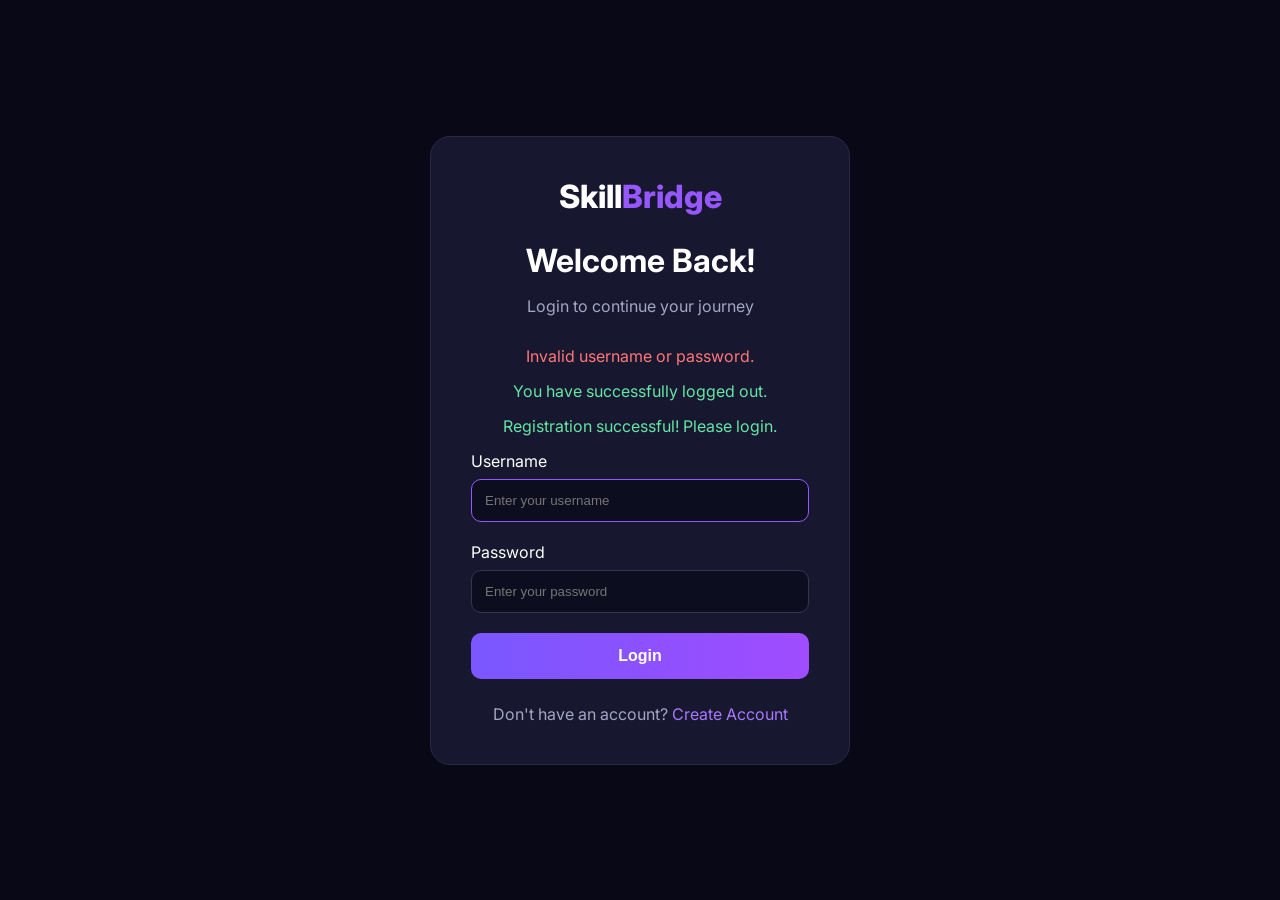
<file: src/main/resources/templates/login.html>
<!DOCTYPE html>
<html lang="en" xmlns:th="http://www.thymeleaf.org">

<head>
    <meta charset="UTF-8">
    <meta name="viewport" content="width=device-width, initial-scale=1.0">

    <title>Login | SkillBridge</title>

    <link rel="stylesheet" th:href="@{/css/auth.css}">

    <link href="https://fonts.googleapis.com/css2?family=Inter:wght@400;500;600;700;800&display=swap"
          rel="stylesheet">

    <style>
        body {
            font-family: 'Inter', sans-serif;
            background: #080817;
            color: white;
            min-height: 100vh;
            display: flex;
            justify-content: center;
            align-items: center;
            margin: 0;
        }

        .login-container {
            width: 100%;
            max-width: 420px;
            padding: 40px;
            background: #17172f;
            border: 1px solid #292945;
            border-radius: 20px;
            box-sizing: border-box;
        }

        .logo {
            text-align: center;
            font-size: 32px;
            font-weight: 800;
            margin-bottom: 25px;
        }

        .logo span {
            color: #9657ff;
        }

        h1 {
            text-align: center;
            margin-bottom: 10px;
        }

        .subtitle {
            text-align: center;
            color: #a5a5c5;
            margin-bottom: 30px;
        }

        .form-group {
            margin-bottom: 20px;
        }

        label {
            display: block;
            margin-bottom: 8px;
        }

        input {
            width: 100%;
            padding: 13px;
            box-sizing: border-box;
            border-radius: 10px;
            border: 1px solid #353550;
            background: #0d0d20;
            color: white;
            outline: none;
        }

        input:focus {
            border-color: #9657ff;
        }

        button {
            width: 100%;
            padding: 14px;
            border: none;
            border-radius: 10px;
            background: linear-gradient(90deg, #7957ff, #a04cff);
            color: white;
            font-size: 16px;
            font-weight: 700;
            cursor: pointer;
        }

        .message {
            text-align: center;
            margin-bottom: 15px;
            color: #ff7777;
        }

        .success {
            color: #65e6a5;
        }

        .register-link {
            text-align: center;
            margin-top: 25px;
            color: #a5a5c5;
        }

        .register-link a {
            color: #a879ff;
            text-decoration: none;
        }
    </style>
</head>

<body>

<div class="login-container">

    <div class="logo">
        Skill<span>Bridge</span>
    </div>

    <h1>Welcome Back!</h1>

    <p class="subtitle">Login to continue your journey</p>

    <div th:if="${param.error}" class="message">
        Invalid username or password.
    </div>

    <div th:if="${param.logout}" class="message success">
        You have successfully logged out.
    </div>

    <div th:if="${param.registered}" class="message success">
        Registration successful! Please login.
    </div>

    <form th:action="@{/login}" method="post">

        <div class="form-group">
            <label for="username">Username</label>

            <input
                type="text"
                id="username"
                name="username"
                placeholder="Enter your username"
                required
                autofocus>
        </div>

        <div class="form-group">
            <label for="password">Password</label>

            <input
                type="password"
                id="password"
                name="password"
                placeholder="Enter your password"
                required>
        </div>

        <button type="submit">
            Login
        </button>

    </form>

    <div class="register-link">
        Don't have an account?
        <a th:href="@{/register}">Create Account</a>
    </div>

</div>

</body>
</html>
</file>
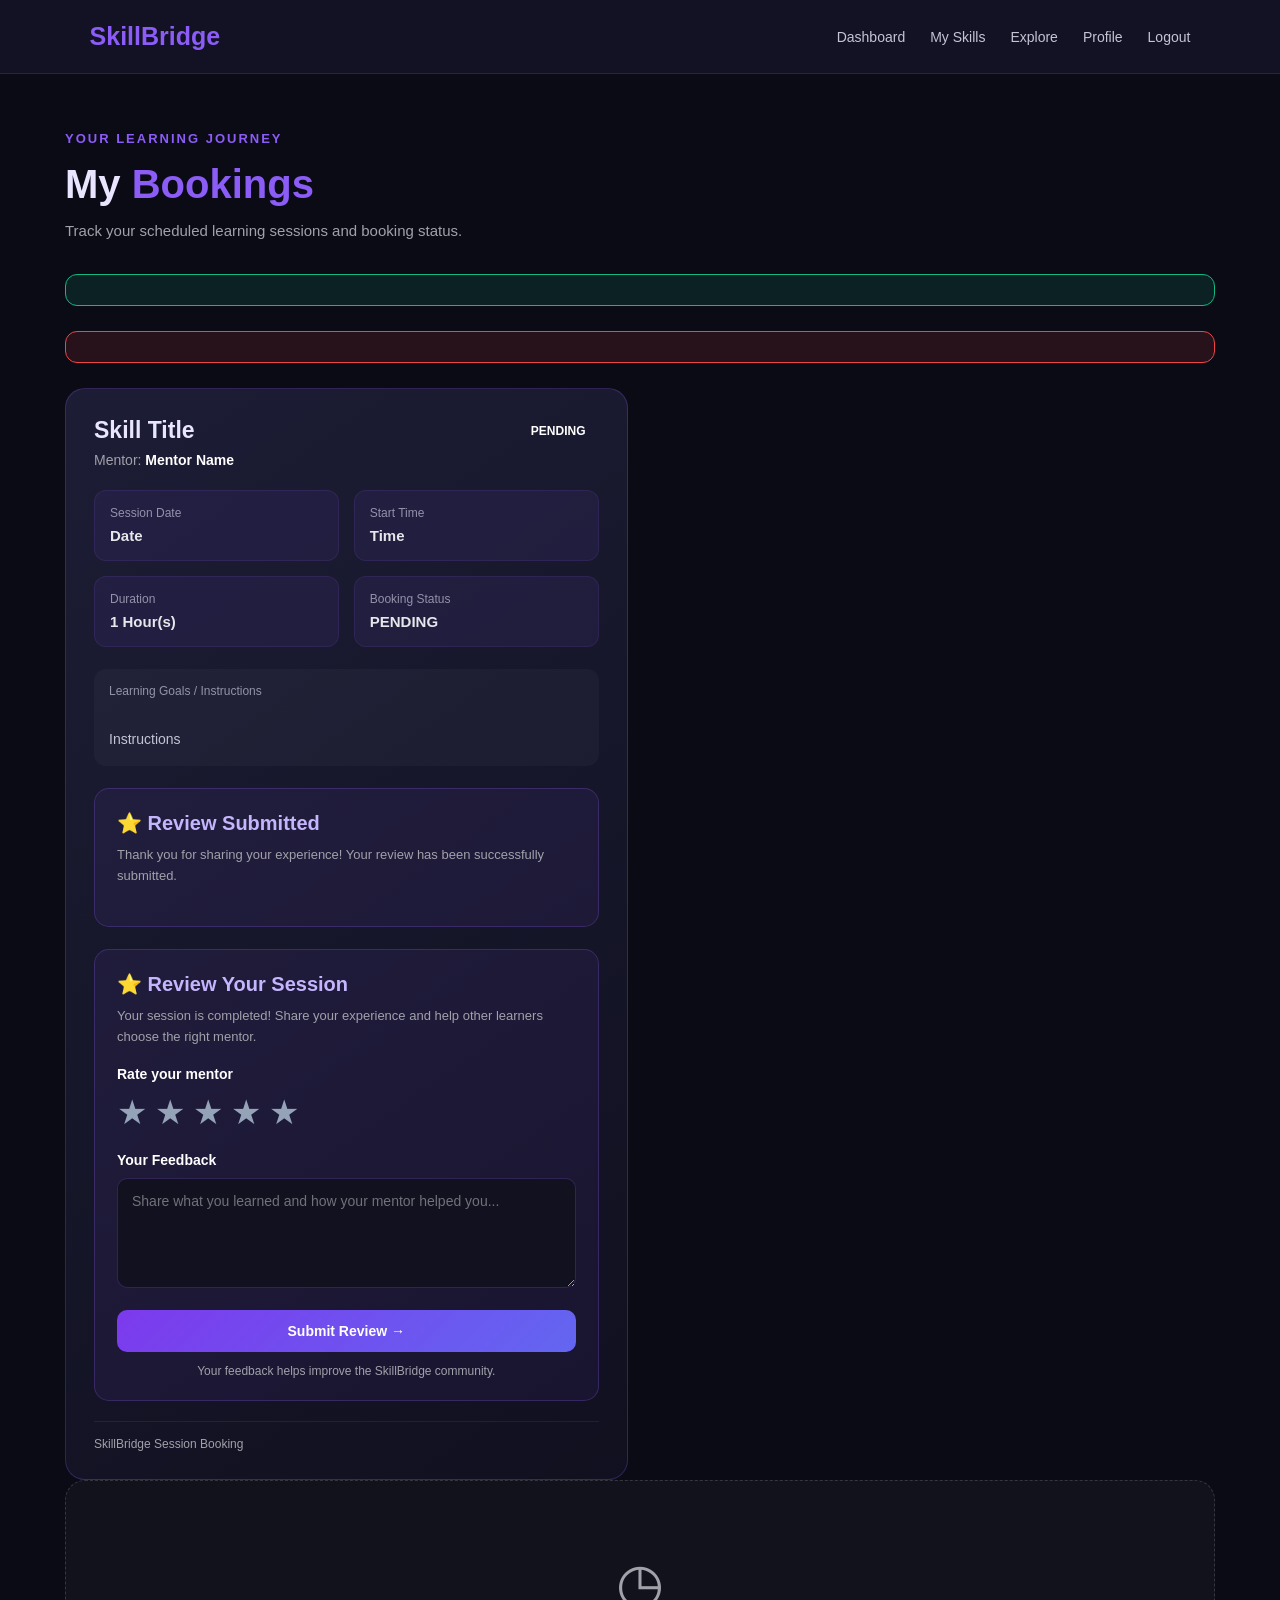
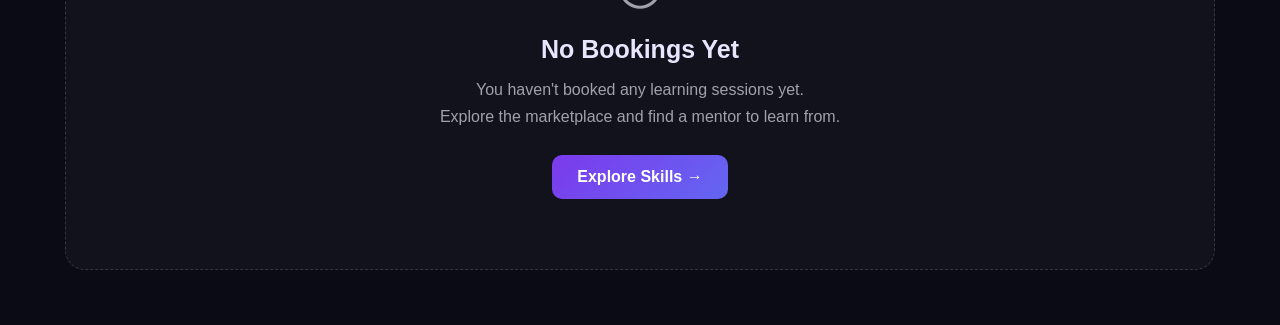
<file: src/main/resources/templates/my-bookings.html>
<!DOCTYPE html>
<html lang="en" xmlns:th="http://www.thymeleaf.org">

<head>
    <meta charset="UTF-8">
    <meta name="viewport" content="width=device-width, initial-scale=1.0">

    <title>My Bookings | SkillBridge</title>

    <style>
        * {
            margin: 0;
            padding: 0;
            box-sizing: border-box;
            font-family: 'Segoe UI', sans-serif;
        }

        /* Default Dark Mode Theme Variables */
        :root {
            --bg-color: #0b0b16;
            --text-primary: #ffffff;
            --text-secondary: #c4c4d4;
            --text-muted: #a1a1aa;
            --nav-bg: rgba(20, 20, 40, 0.8);
            --nav-border: rgba(139, 92, 246, 0.2);
            --card-bg: linear-gradient(145deg, rgba(30, 30, 55, 0.95), rgba(17, 17, 32, 0.95));
            --card-border: rgba(139, 92, 246, 0.25);
            --card-shadow: rgba(0, 0, 0, 0.25);
            --heading-color: #e9e5ff;
            --box-bg: rgba(139, 92, 246, 0.08);
            --box-border: rgba(139, 92, 246, 0.12);
            --box-label: #9292aa;
            --box-value: #e5e7eb;
            --instructions-bg: rgba(255, 255, 255, 0.03);
            --review-bg: rgba(139, 92, 246, 0.07);
            --review-border: rgba(139, 92, 246, 0.25);
            --review-title: #c4b5fd;
            --input-bg: #11111f;
            --input-border: rgba(139, 92, 246, 0.25);
            --input-text: #ffffff;
            --input-placeholder: #71717a;
            --footer-border: rgba(139, 92, 246, 0.15);
            --empty-bg: rgba(255, 255, 255, 0.03);
            --empty-border: rgba(255, 255, 255, 0.15);
        }

        /* Light Mode Theme Overrides */
        body[data-theme="light"] {
            --bg-color: #f4f5fb;
            --text-primary: #1f2937;
            --text-secondary: #4b5563;
            --text-muted: #6b7280;
            --nav-bg: #ffffff;
            --nav-border: #e5e7eb;
            --card-bg: #ffffff;
            --card-border: #e2e8f0;
            --card-shadow: rgba(139, 92, 246, 0.08);
            --heading-color: #111827;
            --box-bg: #f8fafc;
            --box-border: #e2e8f0;
            --box-label: #64748b;
            --box-value: #0f172a;
            --instructions-bg: #f1f5f9;
            --review-bg: #f5f3ff;
            --review-border: #ddd6fe;
            --review-title: #6d28d9;
            --input-bg: #ffffff;
            --input-border: #cbd5e1;
            --input-text: #0f172a;
            --input-placeholder: #94a3b8;
            --footer-border: #e2e8f0;
            --empty-bg: #ffffff;
            --empty-border: #cbd5e1;
        }

        body {
            background: var(--bg-color);
            color: var(--text-primary);
            min-height: 100vh;
            transition: background 0.3s ease, color 0.3s ease;
        }

        nav {
            display: flex;
            justify-content: space-between;
            align-items: center;
            padding: 22px 7%;
            background: var(--nav-bg);
            border-bottom: 1px solid var(--nav-border);
            transition: background 0.3s ease, border-color 0.3s ease;
        }

        .logo {
            font-size: 25px;
            font-weight: bold;
            color: #8b5cf6;
        }

        .nav-links {
            display: flex;
            gap: 25px;
            align-items: center;
        }

        .nav-links a,
        .nav-links button {
            text-decoration: none;
            color: var(--text-secondary);
            font-size: 14px;
            transition: 0.3s;
        }

        .nav-links a:hover,
        .nav-links button:hover {
            color: #8b5cf6;
        }

        .container {
            max-width: 1200px;
            margin: 55px auto;
            padding: 0 25px;
        }

        .page-header {
            margin-bottom: 35px;
        }

        .page-tag {
            color: #8b5cf6;
            font-size: 13px;
            font-weight: bold;
            letter-spacing: 2px;
        }

        .page-header h1 {
            font-size: 40px;
            margin: 15px 0;
            color: var(--heading-color);
        }

        .page-header h1 span {
            color: #8b5cf6;
        }

        .page-header p {
            color: var(--text-muted);
            font-size: 15px;
        }

        .message {
            padding: 15px 20px;
            border-radius: 12px;
            margin-bottom: 25px;
        }

        .success-message {
            background: rgba(16, 185, 129, 0.12);
            border: 1px solid #10b981;
            color: #059669;
        }

        .error-message {
            background: rgba(239, 68, 68, 0.12);
            border: 1px solid #ef4444;
            color: #dc2626;
        }

        .booking-grid {
            display: grid;
            grid-template-columns: repeat(2, minmax(0, 1fr));
            gap: 25px;
        }

        .booking-card {
            background: var(--card-bg);
            border: 1px solid var(--card-border);
            border-radius: 20px;
            padding: 28px;
            transition: all 0.3s ease;
        }

        .booking-card:hover {
            transform: translateY(-4px);
            border-color: #8b5cf6;
            box-shadow: 0 12px 30px var(--card-shadow);
        }

        .booking-top {
            display: flex;
            justify-content: space-between;
            align-items: flex-start;
            gap: 15px;
            margin-bottom: 22px;
        }

        .booking-card h2 {
            font-size: 23px;
            color: var(--heading-color);
            margin-bottom: 8px;
        }

        .mentor {
            color: var(--text-muted);
            font-size: 14px;
        }

        .mentor strong {
            color: var(--text-primary);
        }

        .status {
            padding: 7px 13px;
            border-radius: 20px;
            font-size: 12px;
            font-weight: bold;
            white-space: nowrap;
        }

        .status-pending {
            background: rgba(245, 158, 11, 0.15);
            color: #d97706;
        }

        .status-accepted {
            background: rgba(16, 185, 129, 0.15);
            color: #059669;
        }

        .status-rejected {
            background: rgba(239, 68, 68, 0.15);
            color: #dc2626;
        }

        .status-completed {
            background: rgba(99, 102, 241, 0.15);
            color: #4f46e5;
        }

        .booking-details {
            display: grid;
            grid-template-columns: 1fr 1fr;
            gap: 15px;
            margin-bottom: 22px;
        }

        .detail-box {
            background: var(--box-bg);
            border: 1px solid var(--box-border);
            border-radius: 12px;
            padding: 15px;
            transition: all 0.3s ease;
        }

        .detail-box span {
            display: block;
            color: var(--box-label);
            font-size: 12px;
            margin-bottom: 7px;
        }

        .detail-box strong {
            color: var(--box-value);
            font-size: 15px;
        }

        .instructions {
            background: var(--instructions-bg);
            padding: 15px;
            border-radius: 12px;
            margin-bottom: 20px;
        }

        .instructions span {
            display: block;
            color: var(--box-label);
            font-size: 12px;
            margin-bottom: 8px;
        }

        .instructions p {
            color: var(--text-secondary);
            font-size: 14px;
            line-height: 1.6;
            white-space: pre-line;
        }

        /* Review Section */
        .review-section {
            margin-top: 22px;
            padding: 22px;
            background: var(--review-bg);
            border: 1px solid var(--review-border);
            border-radius: 15px;
            transition: all 0.3s ease;
        }

        .review-section h3 {
            color: var(--review-title);
            font-size: 20px;
            margin-bottom: 10px;
        }

        .review-section p {
            color: var(--text-muted);
            font-size: 13px;
            line-height: 1.6;
            margin-bottom: 18px;
        }

        .rating-label,
        .feedback-label {
            display: block;
            color: var(--text-primary);
            font-size: 14px;
            margin-bottom: 10px;
            font-weight: 600;
        }

        .rating-options {
            display: flex;
            flex-direction: row-reverse;
            justify-content: flex-end;
            gap: 8px;
            margin-bottom: 20px;
        }

        .rating-options input {
            display: none;
        }

        .rating-options label {
            font-size: 34px;
            color: #94a3b8;
            cursor: pointer;
            transition: 0.2s;
        }

        .rating-options label:hover,
        .rating-options label:hover ~ label,
        .rating-options input:checked ~ label {
            color: #fbbf24;
        }

        .feedback-input {
            width: 100%;
            min-height: 110px;
            padding: 14px;
            background: var(--input-bg);
            border: 1px solid var(--input-border);
            border-radius: 10px;
            color: var(--input-text);
            font-size: 14px;
            resize: vertical;
            outline: none;
            margin-bottom: 18px;
            transition: all 0.3s ease;
        }

        .feedback-input:focus {
            border-color: #8b5cf6;
        }

        .feedback-input::placeholder {
            color: var(--input-placeholder);
        }

        .review-button {
            width: 100%;
            padding: 13px;
            background: linear-gradient(135deg, #7c3aed, #6366f1);
            border: none;
            border-radius: 10px;
            color: white;
            font-size: 14px;
            font-weight: bold;
            cursor: pointer;
            transition: 0.3s;
        }

        .review-button:hover {
            transform: translateY(-2px);
            box-shadow: 0 8px 20px rgba(124, 58, 237, 0.3);
        }

        .review-note {
            margin-top: 12px;
            color: var(--text-muted);
            font-size: 12px;
            text-align: center;
        }

        .booking-footer {
            border-top: 1px solid var(--footer-border);
            padding-top: 15px;
            margin-top: 20px;
            color: var(--text-muted);
            font-size: 12px;
        }

        .empty-state {
            text-align: center;
            padding: 70px 25px;
            background: var(--empty-bg);
            border: 1px dashed var(--empty-border);
            border-radius: 20px;
            transition: all 0.3s ease;
        }

        .empty-icon {
            font-size: 55px;
            margin-bottom: 20px;
            color: var(--text-muted);
        }

        .empty-state h2 {
            font-size: 25px;
            margin-bottom: 12px;
            color: var(--heading-color);
        }

        .empty-state p {
            color: var(--text-muted);
            line-height: 1.7;
            margin-bottom: 25px;
        }

        .explore-button {
            display: inline-block;
            padding: 13px 25px;
            border-radius: 10px;
            background: linear-gradient(135deg, #7c3aed, #6366f1);
            color: white;
            text-decoration: none;
            font-weight: bold;
            transition: 0.3s;
        }

        .explore-button:hover {
            transform: translateY(-3px);
            box-shadow: 0 8px 20px rgba(124, 58, 237, 0.3);
        }

        @media (max-width: 800px) {
            .booking-grid {
                grid-template-columns: 1fr;
            }

            nav {
                flex-direction: column;
                gap: 20px;
            }

            .nav-links {
                flex-wrap: wrap;
                justify-content: center;
            }
        }

        @media (max-width: 500px) {
            .page-header h1 {
                font-size: 30px;
            }

            .booking-card {
                padding: 20px;
            }

            .booking-details {
                grid-template-columns: 1fr;
            }

            .booking-top {
                flex-direction: column;
            }
        }
    </style>
</head>

<body th:attr="data-theme=${appearance == 'Light Mode' ? 'light' : 'dark'}">

<nav>
    <div class="logo">
        SkillBridge
    </div>

    <div class="nav-links">
        <a th:href="@{/dashboard}">Dashboard</a>
        <a th:href="@{/skills}">My Skills</a>
        <a th:href="@{/skills/explore}">Explore</a>
        <a th:href="@{/profile}">Profile</a>

        <form th:action="@{/logout}" method="post">
            <button type="submit"
                    style="background:none; border:none; cursor:pointer;">
                Logout
            </button>
        </form>
    </div>
</nav>

<main class="container">

    <section class="page-header">
        <span class="page-tag">YOUR LEARNING JOURNEY</span>

        <h1>
            My <span>Bookings</span>
        </h1>

        <p>
            Track your scheduled learning sessions and booking status.
        </p>
    </section>

    <div th:if="${successMessage}"
         class="message success-message"
         th:text="${successMessage}">
    </div>

    <div th:if="${errorMessage}"
         class="message error-message"
         th:text="${errorMessage}">
    </div>

    <!-- BOOKINGS AVAILABLE -->

    <section th:if="${bookings != null and !bookings.isEmpty()}"
             class="booking-grid">

        <div class="booking-card"
             th:each="booking : ${bookings}">

            <div class="booking-top">

                <div>
                    <h2 th:text="${booking.skill.title}">
                        Skill Title
                    </h2>

                    <p class="mentor">
                        Mentor:
                        <strong th:text="${booking.skill.user.username}">
                            Mentor Name
                        </strong>
                    </p>
                </div>

                <span class="status"
                      th:classappend="${booking.status != null ? ' status-' + booking.status.toLowerCase() : ' status-pending'}"
                      th:text="${booking.status}">
                    PENDING
                </span>

            </div>

            <div class="booking-details">

                <div class="detail-box">
                    <span>Session Date</span>
                    <strong th:text="${booking.sessionDate}">
                        Date
                    </strong>
                </div>

                <div class="detail-box">
                    <span>Start Time</span>
                    <strong th:text="${booking.startTime}">
                        Time
                    </strong>
                </div>

                <div class="detail-box">
                    <span>Duration</span>
                    <strong>
                        <span th:text="${booking.durationHours}"
                              style="display:inline; color:inherit; font-size:15px;">
                            1
                        </span>
                        Hour(s)
                    </strong>
                </div>

                <div class="detail-box">
                    <span>Booking Status</span>
                    <strong th:text="${booking.status}">
                        PENDING
                    </strong>
                </div>

            </div>

            <div class="instructions"
                 th:if="${booking.instructions != null and !booking.instructions.isEmpty()}">

                <span>Learning Goals / Instructions</span>

                <p th:text="${booking.instructions}">
                    Instructions
                </p>

            </div>

            <!-- REVIEW SECTION: COMPLETED BOOKINGS -->

            <div th:if="${booking.status != null and booking.status.toString() == 'COMPLETED'}">

                <!-- Review Already Submitted -->

                <div class="review-section"
                     th:if="${reviewedBookingIds != null and reviewedBookingIds.contains(booking.bookingId)}">

                    <h3>⭐ Review Submitted</h3>

                    <p>
                        Thank you for sharing your experience!
                        Your review has been successfully submitted.
                    </p>

                </div>

                <!-- Review Form -->

                <div class="review-section"
                     th:unless="${reviewedBookingIds != null and reviewedBookingIds.contains(booking.bookingId)}">

                    <h3>⭐ Review Your Session</h3>

                    <p>
                        Your session is completed! Share your experience
                        and help other learners choose the right mentor.
                    </p>

                    <form th:action="@{/sessions/{bookingId}/review(bookingId=${booking.bookingId})}"
                          method="post">

                        <label class="rating-label">
                            Rate your mentor
                        </label>

                        <div class="rating-options">

                            <input type="radio"
                                   th:id="'star5-' + ${booking.bookingId}"
                                   name="rating"
                                   value="5"
                                   required>

                            <label th:for="'star5-' + ${booking.bookingId}"
                                   title="5 stars">★</label>

                            <input type="radio"
                                   th:id="'star4-' + ${booking.bookingId}"
                                   name="rating"
                                   value="4">

                            <label th:for="'star4-' + ${booking.bookingId}"
                                   title="4 stars">★</label>

                            <input type="radio"
                                   th:id="'star3-' + ${booking.bookingId}"
                                   name="rating"
                                   value="3">

                            <label th:for="'star3-' + ${booking.bookingId}"
                                   title="3 stars">★</label>

                            <input type="radio"
                                   th:id="'star2-' + ${booking.bookingId}"
                                   name="rating"
                                   value="2">

                            <label th:for="'star2-' + ${booking.bookingId}"
                                   title="2 stars">★</label>

                            <input type="radio"
                                   th:id="'star1-' + ${booking.bookingId}"
                                   name="rating"
                                   value="1">

                            <label th:for="'star1-' + ${booking.bookingId}"
                                   title="1 star">★</label>

                        </div>

                        <label class="feedback-label">
                            Your Feedback
                        </label>

                        <textarea class="feedback-input"
                                  name="feedback"
                                  maxlength="1000"
                                  placeholder="Share what you learned and how your mentor helped you..."></textarea>

                        <button type="submit"
                                class="review-button">
                            Submit Review →
                        </button>

                        <div class="review-note">
                            Your feedback helps improve the SkillBridge community.
                        </div>

                    </form>

                </div>

            </div>

            <div class="booking-footer">
                SkillBridge Session Booking
            </div>

        </div>

    </section>

    <!-- EMPTY BOOKINGS -->

    <section th:if="${bookings == null or bookings.isEmpty()}"
             class="empty-state">

        <div class="empty-icon">
            ◷
        </div>

        <h2>No Bookings Yet</h2>

        <p>
            You haven't booked any learning sessions yet.<br>
            Explore the marketplace and find a mentor to learn from.
        </p>

        <a th:href="@{/skills/explore}"
           class="explore-button">
            Explore Skills →
        </a>

    </section>

</main>

</body>
</html>
</file>
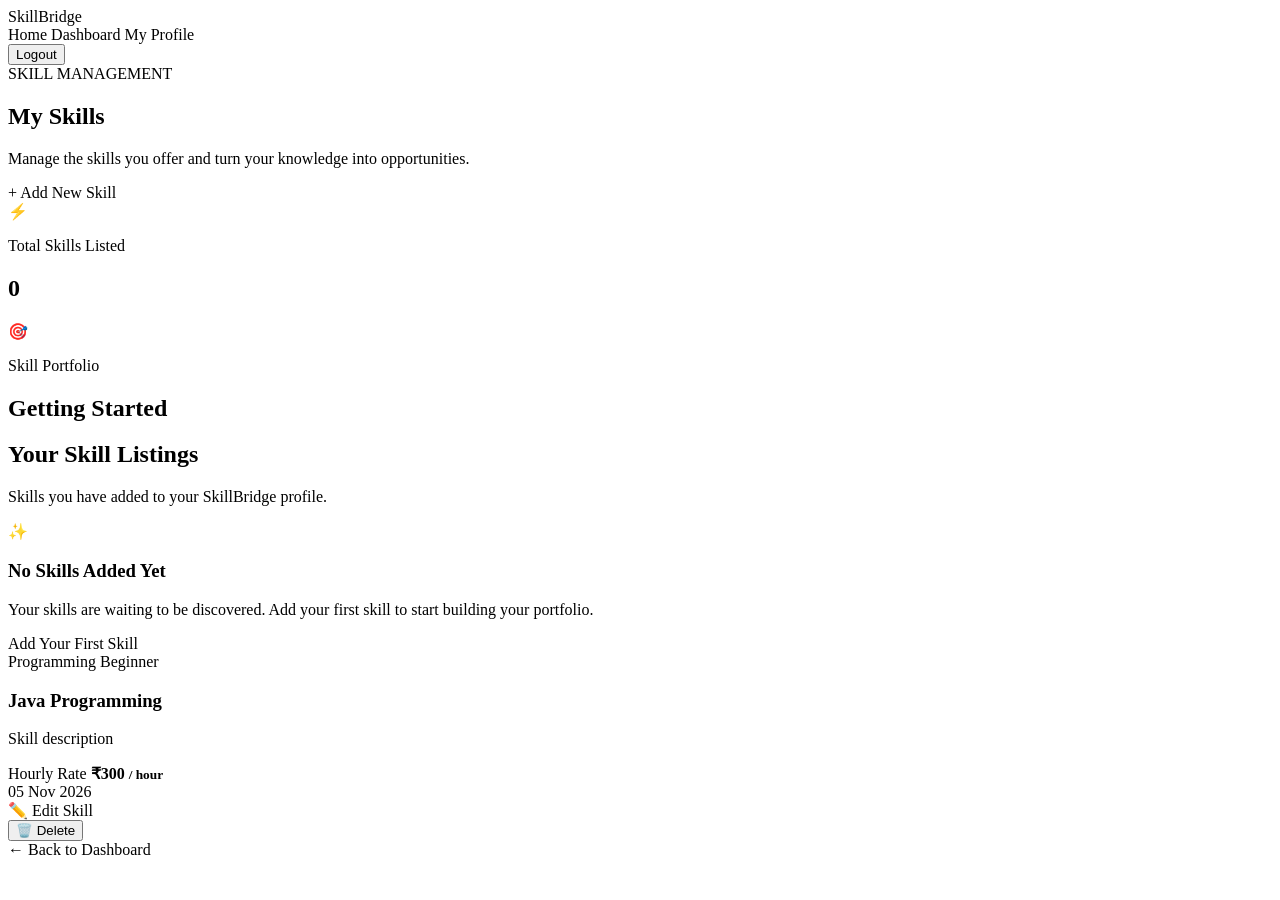
<file: src/main/resources/templates/my-skills.html>
<!DOCTYPE html>
<html lang="en" xmlns:th="http://www.thymeleaf.org">

<head>
    <meta charset="UTF-8">
    <meta name="viewport" content="width=device-width, initial-scale=1.0">

    <title>My Skills | SkillBridge</title>

    <link rel="stylesheet" th:href="@{/css/skills.css}">
</head>

<body>

    <!-- Navbar -->
    <nav class="navbar">
        <div class="logo">
            <a th:href="@{/}">SkillBridge</a>
        </div>

        <div class="nav-links">
            <a th:href="@{/}">Home</a>
            <a th:href="@{/dashboard}">Dashboard</a>
            <a th:href="@{/profile}">My Profile</a>

            <form th:action="@{/logout}" method="post">
                <button type="submit" class="logout-btn">Logout</button>
            </form>
        </div>
    </nav>

    <!-- Main Container -->
    <main class="skills-container">

        <!-- Success Message -->
        <div th:if="${successMessage}"
             class="success-message"
             th:text="${successMessage}">
        </div>

        <!-- Page Header -->
        <section class="page-header">

            <div>
                <span class="page-tag">SKILL MANAGEMENT</span>

                <h1>My <span>Skills</span></h1>

                <p>
                    Manage the skills you offer and turn your knowledge
                    into opportunities.
                </p>
            </div>

            <a th:href="@{/skills/add}" class="add-skill-btn">
                + Add New Skill
            </a>

        </section>

        <!-- Skills Count -->
        <section class="skills-overview">

            <div class="overview-card">
                <div class="overview-icon">⚡</div>

                <div>
                    <p>Total Skills Listed</p>
                    <h2 th:text="${skills.size()}">0</h2>
                </div>
            </div>

            <div class="overview-card">
                <div class="overview-icon">🎯</div>

                <div>
                    <p>Skill Portfolio</p>

                    <h2 th:text="${skills.isEmpty() ? 'Getting Started' : 'Active'}">
                        Getting Started
                    </h2>
                </div>
            </div>

        </section>

        <!-- Skills List -->
        <section class="skills-section">

            <div class="section-heading">
                <h2>Your Skill Listings</h2>

                <p>
                    Skills you have added to your SkillBridge profile.
                </p>
            </div>

            <!-- Empty State -->
            <div class="empty-state" th:if="${skills.isEmpty()}">

                <div class="empty-icon">✨</div>

                <h3>No Skills Added Yet</h3>

                <p>
                    Your skills are waiting to be discovered.
                    Add your first skill to start building your portfolio.
                </p>

                <a th:href="@{/skills/add}" class="add-skill-btn">
                    Add Your First Skill
                </a>

            </div>

            <!-- Skill Cards -->
            <div class="skills-grid" th:unless="${skills.isEmpty()}">

                <article class="skill-card"
                         th:each="skill : ${skills}">

                    <!-- Card Top -->
                    <div class="skill-card-top">

                        <span class="skill-category"
                              th:text="${skill.category}">
                            Programming
                        </span>

                        <span class="skill-level"
                              th:text="${skill.proficiencyLevel}">
                            Beginner
                        </span>

                    </div>

                    <!-- Skill Details -->
                    <h3 th:text="${skill.title}">
                        Java Programming
                    </h3>

                    <p class="skill-description"
                       th:text="${skill.description}">
                        Skill description
                    </p>

                    <!-- Card Footer -->
                    <div class="skill-card-footer">

                        <div class="skill-rate">
                            <span>Hourly Rate</span>

                            <strong>
                                ₹<span th:text="${skill.hourlyRate}">300</span>
                                <small>/ hour</small>
                            </strong>
                        </div>

                        <span class="skill-date"
                              th:text="${#temporals.format(skill.createdAt, 'dd MMM yyyy')}">
                            05 Nov 2026
                        </span>

                    </div>

                    <!-- Edit and Delete Actions -->
                    <div class="skill-card-actions">

                        <!-- Edit Button -->
                        <a th:href="@{/skills/edit/{id}(id=${skill.skillId})}"
                           class="edit-skill-btn">
                            ✏️ Edit Skill
                        </a>

                        <!-- Delete Button -->
                        <form th:action="@{/skills/delete/{id}(id=${skill.skillId})}"
                              method="post"
                              class="delete-skill-form"
                              onsubmit="return confirm('Are you sure you want to delete this skill? This action cannot be undone.');">

                            <button type="submit" class="delete-skill-btn">
                                🗑️ Delete
                            </button>

                        </form>

                    </div>

                </article>

            </div>

        </section>

        <!-- Bottom Navigation -->
        <div class="bottom-navigation">
            <a th:href="@{/dashboard}">← Back to Dashboard</a>
        </div>

    </main>

</body>
</html>
</file>
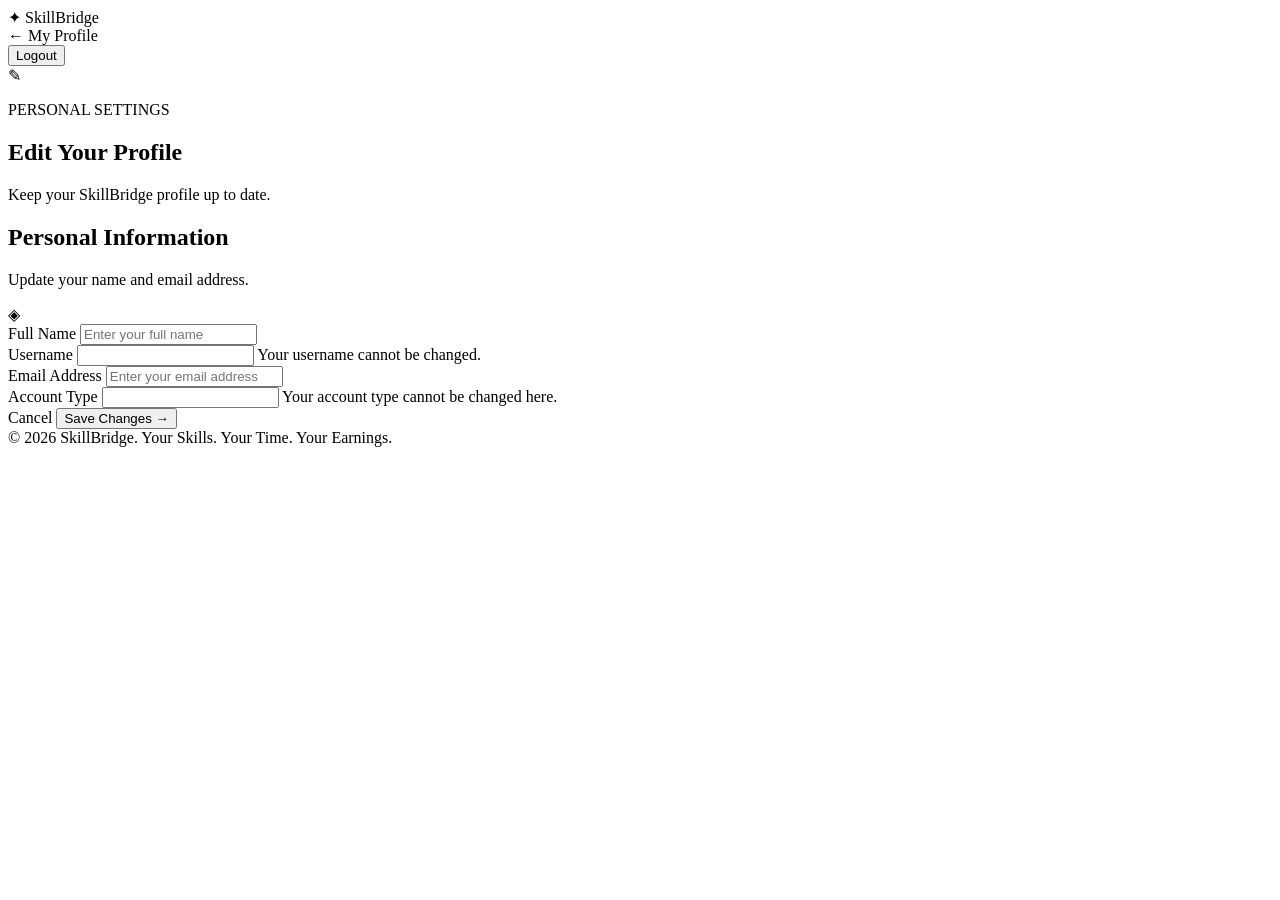
<file: src/main/resources/templates/profile-edit.html>
<!DOCTYPE html>
<html lang="en" xmlns:th="http://www.thymeleaf.org">
<head>
    <meta charset="UTF-8">
    <meta name="viewport" content="width=device-width, initial-scale=1.0">

    <title>SkillBridge | Edit Profile</title>

    <link rel="stylesheet" th:href="@{/css/profile.css}">
    <link rel="stylesheet" th:href="@{/css/profile-edit.css}">
</head>
<body>

<div class="profile-container">

    <!-- Navbar -->
    <header class="profile-navbar">

        <a th:href="@{/dashboard}" class="brand">
            <span class="brand-icon">✦</span>
            SkillBridge
        </a>

        <div class="nav-actions">
            <a th:href="@{/profile}" class="back-button">
                ← My Profile
            </a>

            <form th:action="@{/logout}" method="post">
                <button type="submit" class="logout-button">Logout</button>
            </form>
        </div>

    </header>

    <!-- Edit Profile Header -->
    <section class="edit-header">

        <div class="edit-header-icon">✎</div>

        <div>
            <p class="profile-tag">PERSONAL SETTINGS</p>
            <h1>Edit Your Profile</h1>
            <p class="edit-subtitle">
                Keep your SkillBridge profile up to date.
            </p>
        </div>

    </section>

    <!-- Edit Form -->
    <main class="edit-content">

        <section class="profile-card edit-card">

            <div class="card-heading">
                <div>
                    <h2>Personal Information</h2>
                    <p>Update your name and email address.</p>
                </div>

                <span class="heading-icon">◈</span>
            </div>

            <!-- Error Message -->
            <div class="message error-message"
                 th:if="${error != null}"
                 th:text="${error}">
            </div>

            <form th:action="@{/profile/edit}" method="post" class="edit-form">

                <!-- Full Name -->
                <div class="form-group">
                    <label for="fullName">Full Name</label>

                    <input
                        type="text"
                        id="fullName"
                        name="fullName"
                        th:value="${user.fullName}"
                        placeholder="Enter your full name"
                        maxlength="100"
                        required>
                </div>

                <!-- Username -->
                <div class="form-group">
                    <label for="username">Username</label>

                    <input
                        type="text"
                        id="username"
                        th:value="${user.username}"
                        readonly>

                    <span class="field-note">
                        Your username cannot be changed.
                    </span>
                </div>

                <!-- Email -->
                <div class="form-group">
                    <label for="email">Email Address</label>

                    <input
                        type="email"
                        id="email"
                        name="email"
                        th:value="${user.email}"
                        placeholder="Enter your email address"
                        maxlength="150"
                        required>
                </div>

                <!-- Account Type -->
                <div class="form-group">
                    <label for="accountType">Account Type</label>

                    <input
                        type="text"
                        id="accountType"
                        th:value="${user.accountType}"
                        readonly>

                    <span class="field-note">
                        Your account type cannot be changed here.
                    </span>
                </div>

                <!-- Actions -->
                <div class="form-actions">

                    <a th:href="@{/profile}" class="cancel-button">
                        Cancel
                    </a>

                    <button type="submit" class="save-button">
                        Save Changes →
                    </button>

                </div>

            </form>

        </section>

    </main>

    <footer class="profile-footer">
        © 2026 SkillBridge. Your Skills. Your Time. Your Earnings.
    </footer>

</div>

</body>
</html>
</file>
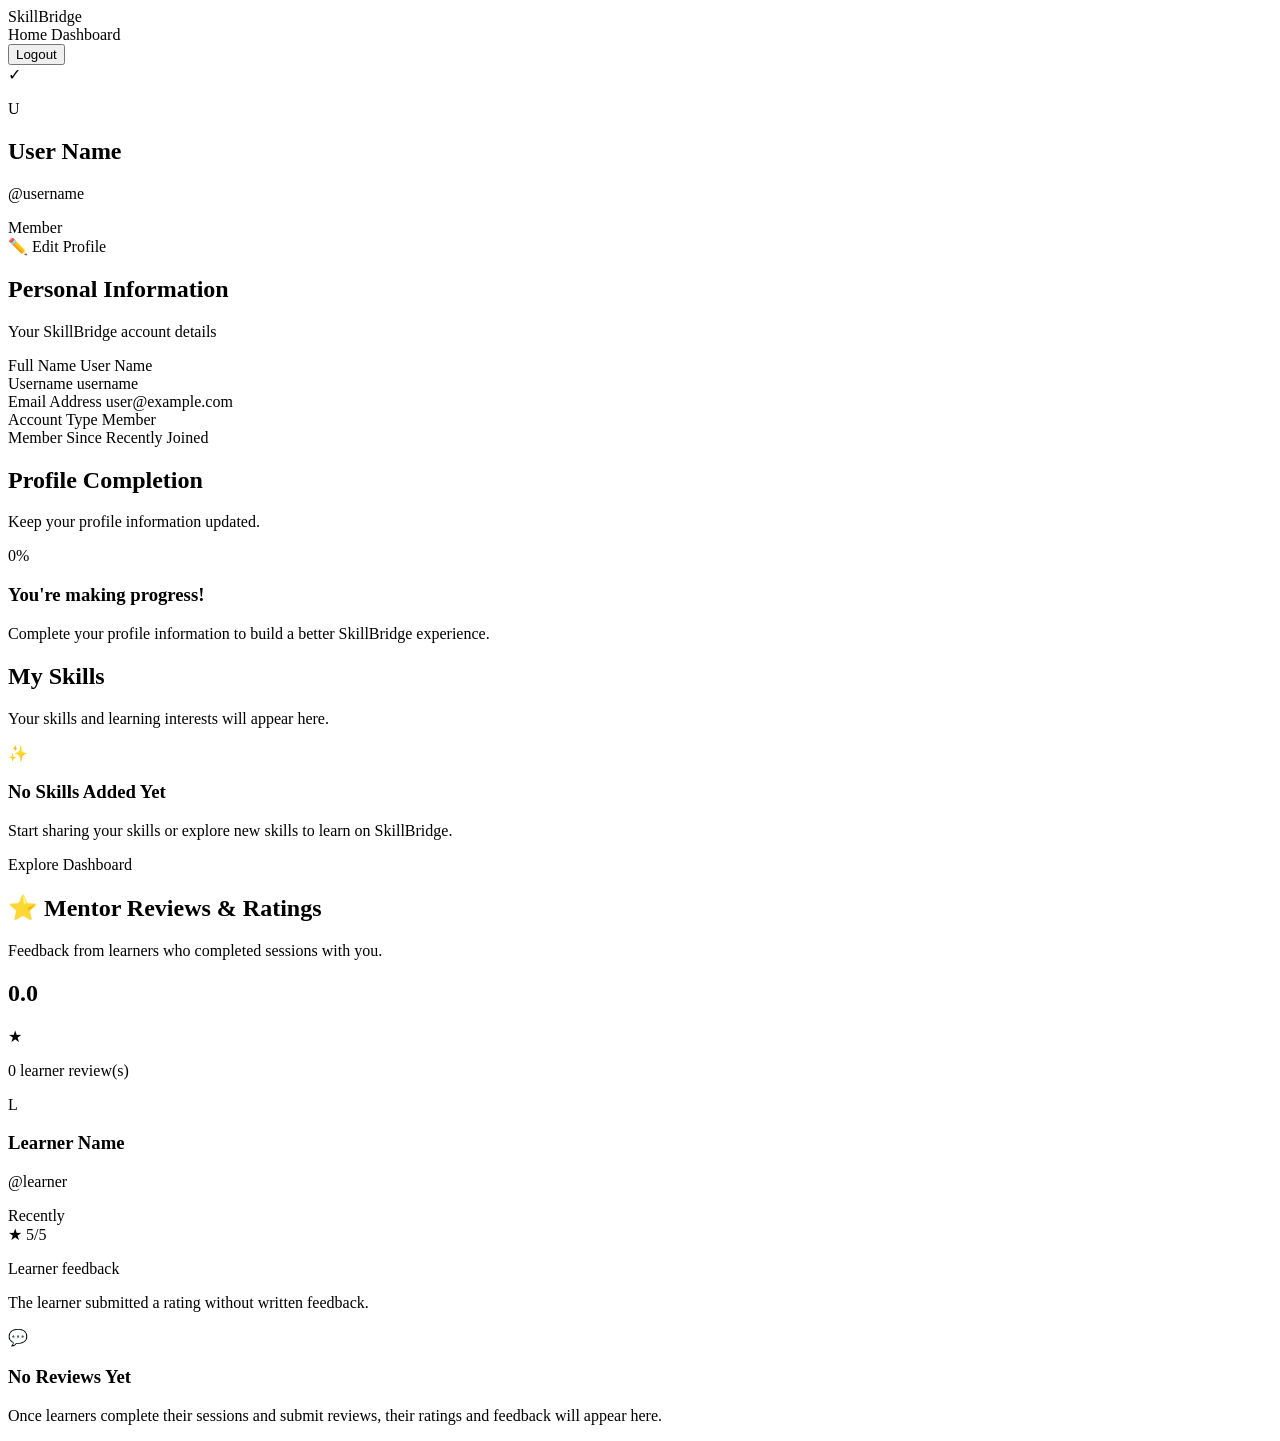
<file: src/main/resources/templates/profile.html>
<!DOCTYPE html>
<html lang="en" xmlns:th="http://www.thymeleaf.org">

<head>
    <meta charset="UTF-8">
    <meta name="viewport" content="width=device-width, initial-scale=1.0">

    <title>My Profile | SkillBridge</title>

    <link rel="stylesheet" th:href="@{/css/profile.css}">
</head>

<body>

    <!-- Navbar -->
    <nav class="navbar">
        <div class="logo">
            <a th:href="@{/}">SkillBridge</a>
        </div>

        <div class="nav-links">
            <a th:href="@{/}">Home</a>
            <a th:href="@{/dashboard}">Dashboard</a>

            <form th:action="@{/logout}" method="post" class="logout-form">
                <button type="submit" class="logout-btn">Logout</button>
            </form>
        </div>
    </nav>

    <!-- Main Profile Container -->
    <main class="profile-container">

        <!-- Success Message -->
        <div th:if="${success}" class="success-message">
            <span>✓</span>
            <p th:text="${success}"></p>
        </div>

        <!-- Profile Header -->
        <section class="profile-header">

            <div class="profile-avatar">
                <span th:text="${user.fullName != null && !user.fullName.isEmpty()
                    ? #strings.substring(user.fullName, 0, 1)
                    : 'U'}">U</span>
            </div>

            <div class="profile-header-info">
                <h1 th:text="${user.fullName}">User Name</h1>

                <p class="profile-username">
                    @<span th:text="${user.username}">username</span>
                </p>

                <span class="account-badge"
                      th:text="${user.accountType}">
                    Member
                </span>
            </div>

            <div class="profile-actions">
                <a th:href="@{/profile/edit}" class="edit-profile-btn">
                    ✏️ Edit Profile
                </a>
            </div>

        </section>

        <!-- Profile Information -->
        <section class="profile-content">

            <div class="profile-details-card">

                <div class="section-heading">
                    <h2>Personal Information</h2>
                    <p>Your SkillBridge account details</p>
                </div>

                <div class="profile-info-grid">

                    <div class="info-item">
                        <span class="info-label">Full Name</span>
                        <span class="info-value" th:text="${user.fullName}">
                            User Name
                        </span>
                    </div>

                    <div class="info-item">
                        <span class="info-label">Username</span>
                        <span class="info-value" th:text="${user.username}">
                            username
                        </span>
                    </div>

                    <div class="info-item">
                        <span class="info-label">Email Address</span>
                        <span class="info-value" th:text="${user.email}">
                            user@example.com
                        </span>
                    </div>

                    <div class="info-item">
                        <span class="info-label">Account Type</span>
                        <span class="info-value" th:text="${user.accountType}">
                            Member
                        </span>
                    </div>

                    <div class="info-item">
                        <span class="info-label">Member Since</span>
                        <span class="info-value"
                              th:text="${user.registeredAt != null
                              ? #temporals.format(user.registeredAt, 'dd MMM yyyy')
                              : 'Recently Joined'}">
                            Recently Joined
                        </span>
                    </div>

                </div>

            </div>

            <!-- Profile Completion -->
            <div class="profile-completion-card">

                <div class="section-heading">
                    <h2>Profile Completion</h2>
                    <p>Keep your profile information updated.</p>
                </div>

                <div class="completion-content">

                    <div class="completion-circle"
                         th:style="${profileCompletionStyle}">

                        <span th:text="${profileCompletion} + '%'">
                            0%
                        </span>

                    </div>

                    <div class="completion-description">
                        <h3>You're making progress!</h3>

                        <p>
                            Complete your profile information to build a
                            better SkillBridge experience.
                        </p>
                    </div>

                </div>

            </div>

        </section>

        <!-- Skills Section -->
        <section class="skills-section">

            <div class="section-heading">
                <h2>My Skills</h2>
                <p>Your skills and learning interests will appear here.</p>
            </div>

            <div class="empty-skills-card">

                <div class="empty-skills-icon">✨</div>

                <h3>No Skills Added Yet</h3>

                <p>
                    Start sharing your skills or explore new skills
                    to learn on SkillBridge.
                </p>

                <a th:href="@{/dashboard}" class="explore-skills-btn">
                    Explore Dashboard
                </a>

            </div>

        </section>

        <!-- Mentor Reviews Section -->
        <section class="reviews-section">

            <div class="section-heading">
                <h2>⭐ Mentor Reviews & Ratings</h2>
                <p>Feedback from learners who completed sessions with you.</p>
            </div>

            <!-- Rating Summary -->
            <div class="rating-summary-card">

                <div class="rating-score">

                    <h2 th:text="${#numbers.formatDecimal(averageRating, 1, 1)}">
                        0.0
                    </h2>

                    <div class="rating-stars">
                        <span th:each="star : ${#numbers.sequence(1, 5)}"
                              th:text="${star <= averageRating ? '★' : '☆'}"
                              th:class="${star <= averageRating
                              ? 'star-filled'
                              : 'star-empty'}">
                            ★
                        </span>
                    </div>

                    <p>
                        <span th:text="${totalReviews}">0</span>
                        learner review(s)
                    </p>

                </div>

            </div>

            <!-- Review Cards -->
            <div class="reviews-list">

                <div class="review-card"
                     th:each="review : ${reviews}">

                    <div class="review-card-header">

                        <div class="review-learner-info">

                            <div class="review-avatar">
                                <span th:text="${review.learner.fullName != null
                                    && !review.learner.fullName.isEmpty()
                                    ? #strings.substring(review.learner.fullName, 0, 1)
                                    : 'L'}">
                                    L
                                </span>
                            </div>

                            <div>
                                <h3 th:text="${review.learner.fullName}">
                                    Learner Name
                                </h3>

                                <p th:text="'@' + ${review.learner.username}">
                                    @learner
                                </p>
                            </div>

                        </div>

                        <div class="review-date"
                             th:text="${review.createdAt != null
                             ? #temporals.format(review.createdAt, 'dd MMM yyyy')
                             : 'Recently'}">
                            Recently
                        </div>

                    </div>

                    <!-- Individual Rating -->
                    <div class="individual-rating">

                        <span th:each="star : ${#numbers.sequence(1, 5)}"
                              th:text="${star <= review.rating ? '★' : '☆'}"
                              th:class="${star <= review.rating
                              ? 'star-filled'
                              : 'star-empty'}">
                            ★
                        </span>

                        <span class="rating-number"
                              th:text="${review.rating} + '/5'">
                            5/5
                        </span>

                    </div>

                    <!-- Feedback -->
                    <div class="review-feedback">

                        <p th:if="${review.feedback != null
                            && !review.feedback.isBlank()}"
                           th:text="${review.feedback}">
                            Learner feedback
                        </p>

                        <p th:if="${review.feedback == null
                            || review.feedback.isBlank()}"
                           class="no-feedback">
                            The learner submitted a rating without written feedback.
                        </p>

                    </div>

                </div>

                <!-- Empty Reviews -->
                <div class="empty-reviews-card"
                     th:if="${reviews == null || reviews.isEmpty()}">

                    <div class="empty-reviews-icon">💬</div>

                    <h3>No Reviews Yet</h3>

                    <p>
                        Once learners complete their sessions and submit reviews,
                        their ratings and feedback will appear here.
                    </p>

                </div>

            </div>

        </section>

    </main>

</body>
</html>
</file>
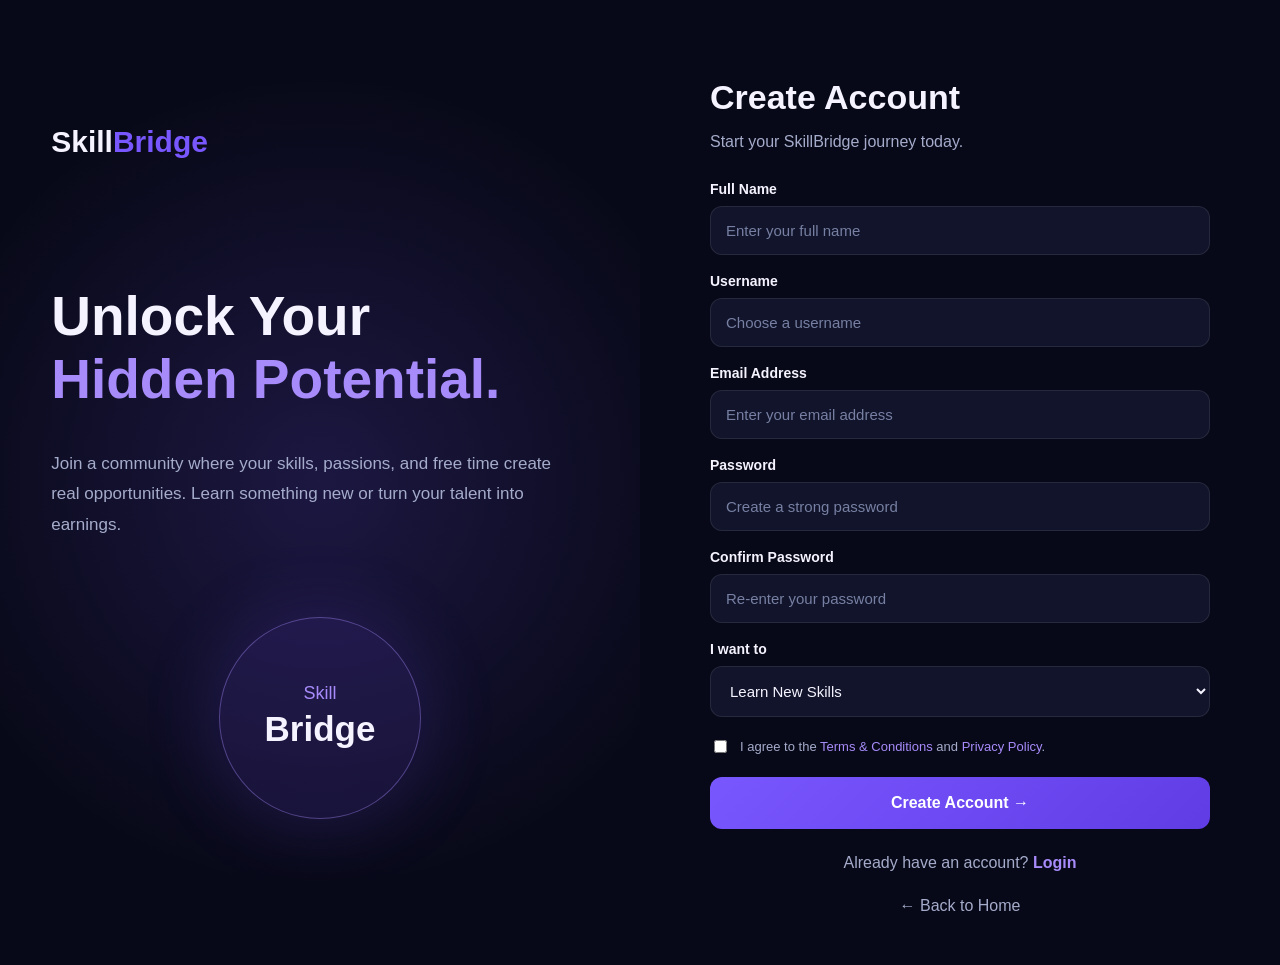
<file: src/main/resources/templates/register.html>
<!DOCTYPE html>
<html lang="en" xmlns:th="http://www.thymeleaf.org">
<head>
    <meta charset="UTF-8">
    <meta name="viewport" content="width=device-width, initial-scale=1.0">

    <title>Create Account | SkillBridge</title>

    <link rel="stylesheet" th:href="@{/css/auth.css}">

    <style>
        body {
            margin: 0;
            font-family: 'Inter', sans-serif;
            background: #080918;
            color: #f5f3ff;
        }

        .register-container {
            display: grid;
            grid-template-columns: 1fr 1fr;
            min-height: 100vh;
        }

        .register-left {
            padding: 45px 8%;
            display: flex;
            flex-direction: column;
            justify-content: center;
            background: radial-gradient(circle at center,
                rgba(121, 87, 255, 0.18),
                #080918 70%);
        }

        .logo {
            font-size: 30px;
            font-weight: 800;
            margin-bottom: 80px;
        }

        .logo span {
            color: #7957ff;
        }

        .register-left h1 {
            font-size: 55px;
            line-height: 1.15;
            margin-bottom: 20px;
        }

        .register-left h1 span {
            color: #a78bfa;
        }

        .register-left p {
            color: #a5accb;
            font-size: 17px;
            line-height: 1.8;
            max-width: 500px;
        }

        .skill-circle {
            width: 200px;
            height: 200px;
            border-radius: 50%;
            border: 1px solid rgba(167, 139, 250, 0.4);
            background: rgba(121, 87, 255, 0.12);
            display: flex;
            align-items: center;
            justify-content: center;
            flex-direction: column;
            margin: 60px auto 20px;
            box-shadow: 0 0 80px rgba(121, 87, 255, 0.2);
            animation: float 4s ease-in-out infinite;
        }

        .skill-circle h2 {
            font-size: 35px;
            margin: 5px;
        }

        .skill-circle span {
            color: #a78bfa;
            font-size: 18px;
        }

        @keyframes float {
            0%, 100% {
                transform: translateY(0);
            }

            50% {
                transform: translateY(-15px);
            }
        }

        .register-right {
            padding: 50px 10%;
            display: flex;
            flex-direction: column;
            justify-content: center;
        }

        .register-form {
            max-width: 500px;
            width: 100%;
            margin: auto;
        }

        .register-form h2 {
            font-size: 34px;
            margin-bottom: 10px;
        }

        .subtitle {
            color: #a5accb;
            margin-bottom: 30px;
        }

        .form-group {
            margin-bottom: 18px;
        }

        .form-group label {
            display: block;
            margin-bottom: 9px;
            font-weight: 600;
            font-size: 14px;
        }

        .form-group input,
        .form-group select {
            width: 100%;
            padding: 15px;
            border-radius: 12px;
            border: 1px solid rgba(255, 255, 255, 0.09);
            background: #11142a;
            color: #f5f3ff;
            font-size: 15px;
            outline: none;
            box-sizing: border-box;
            transition: 0.3s;
        }

        .form-group input:focus,
        .form-group select:focus {
            border-color: #7957ff;
            box-shadow: 0 0 15px rgba(121, 87, 255, 0.15);
        }

        .form-group input::placeholder {
            color: #7780a3;
        }

        .terms {
            display: flex;
            align-items: flex-start;
            gap: 10px;
            color: #a5accb;
            font-size: 13px;
            margin: 20px 0;
            line-height: 1.5;
        }

        .terms input {
            margin-top: 3px;
            accent-color: #7957ff;
        }

        .terms a {
            color: #a78bfa;
            text-decoration: none;
        }

        .register-btn {
            width: 100%;
            padding: 17px;
            border: none;
            border-radius: 12px;
            background: linear-gradient(135deg, #7957ff, #603ce5);
            color: white;
            font-size: 16px;
            font-weight: 700;
            cursor: pointer;
            transition: 0.3s;
        }

        .register-btn:hover {
            transform: translateY(-3px);
            box-shadow: 0 10px 30px rgba(121, 87, 255, 0.3);
        }

        .login-link {
            text-align: center;
            margin-top: 25px;
            color: #a5accb;
        }

        .login-link a {
            color: #a78bfa;
            font-weight: 700;
            text-decoration: none;
        }

        .back-home {
            text-align: center;
            margin-top: 25px;
        }

        .back-home a {
            color: #a5accb;
            text-decoration: none;
        }

        @media (max-width: 900px) {
            .register-container {
                grid-template-columns: 1fr;
            }

            .register-left {
                padding: 35px 8%;
            }

            .logo {
                margin-bottom: 40px;
            }

            .register-left h1 {
                font-size: 40px;
            }

            .skill-circle {
                width: 150px;
                height: 150px;
                margin: 30px auto;
            }

            .register-right {
                padding: 40px 8%;
            }
        }

        @media (max-width: 500px) {
            .register-left h1 {
                font-size: 34px;
            }

            .register-form h2 {
                font-size: 28px;
            }
        }
    </style>
</head>

<body>

<div class="register-container">

    <!-- LEFT SIDE -->
    <section class="register-left">

        <div class="logo">
            Skill<span>Bridge</span>
        </div>

        <h1>
            Unlock Your<br>
            <span>Hidden Potential.</span>
        </h1>

        <p>
            Join a community where your skills, passions, and free time
            create real opportunities. Learn something new or turn your
            talent into earnings.
        </p>

        <div class="skill-circle">
            <span>Skill</span>
            <h2>Bridge</h2>
        </div>

    </section>

    <!-- RIGHT SIDE -->
    <section class="register-right">

        <div class="register-form">

            <h2>Create Account</h2>

            <p class="subtitle">
                Start your SkillBridge journey today.
            </p>

            <form th:action="@{/register}" method="post">

                <div class="form-group">
                    <label for="fullName">Full Name</label>
                    <input
                        type="text"
                        id="fullName"
                        name="fullName"
                        placeholder="Enter your full name"
                        required>
                </div>

                <div class="form-group">
                    <label for="username">Username</label>
                    <input
                        type="text"
                        id="username"
                        name="username"
                        placeholder="Choose a username"
                        required>
                </div>

                <div class="form-group">
                    <label for="email">Email Address</label>
                    <input
                        type="email"
                        id="email"
                        name="email"
                        placeholder="Enter your email address"
                        required>
                </div>

                <div class="form-group">
                    <label for="password">Password</label>
                    <input
                        type="password"
                        id="password"
                        name="password"
                        placeholder="Create a strong password"
                        minlength="8"
                        required>
                </div>

                <div class="form-group">
                    <label for="confirmPassword">Confirm Password</label>
                    <input
                        type="password"
                        id="confirmPassword"
                        name="confirmPassword"
                        placeholder="Re-enter your password"
                        minlength="8"
                        required>
                </div>

                <div class="form-group">
                    <label for="accountType">I want to</label>

                    <select id="accountType" name="accountType" required>
                        <option value="LEARNER">Learn New Skills</option>
                        <option value="PROVIDER">Share Skills & Earn</option>
                        <option value="BOTH">Learn & Earn</option>
                    </select>
                </div>

                <div class="terms">
                    <input type="checkbox" id="terms" required>

                    <label for="terms">
                        I agree to the
                        <a href="#">Terms & Conditions</a>
                        and
                        <a href="#">Privacy Policy</a>.
                    </label>
                </div>

                <button type="submit" class="register-btn">
                    Create Account →
                </button>

            </form>

            <div class="login-link">
                Already have an account?
                <a th:href="@{/login}">Login</a>
            </div>

            <div class="back-home">
                <a th:href="@{/}">← Back to Home</a>
            </div>

        </div>

    </section>

</div>

</body>
</html>
</file>
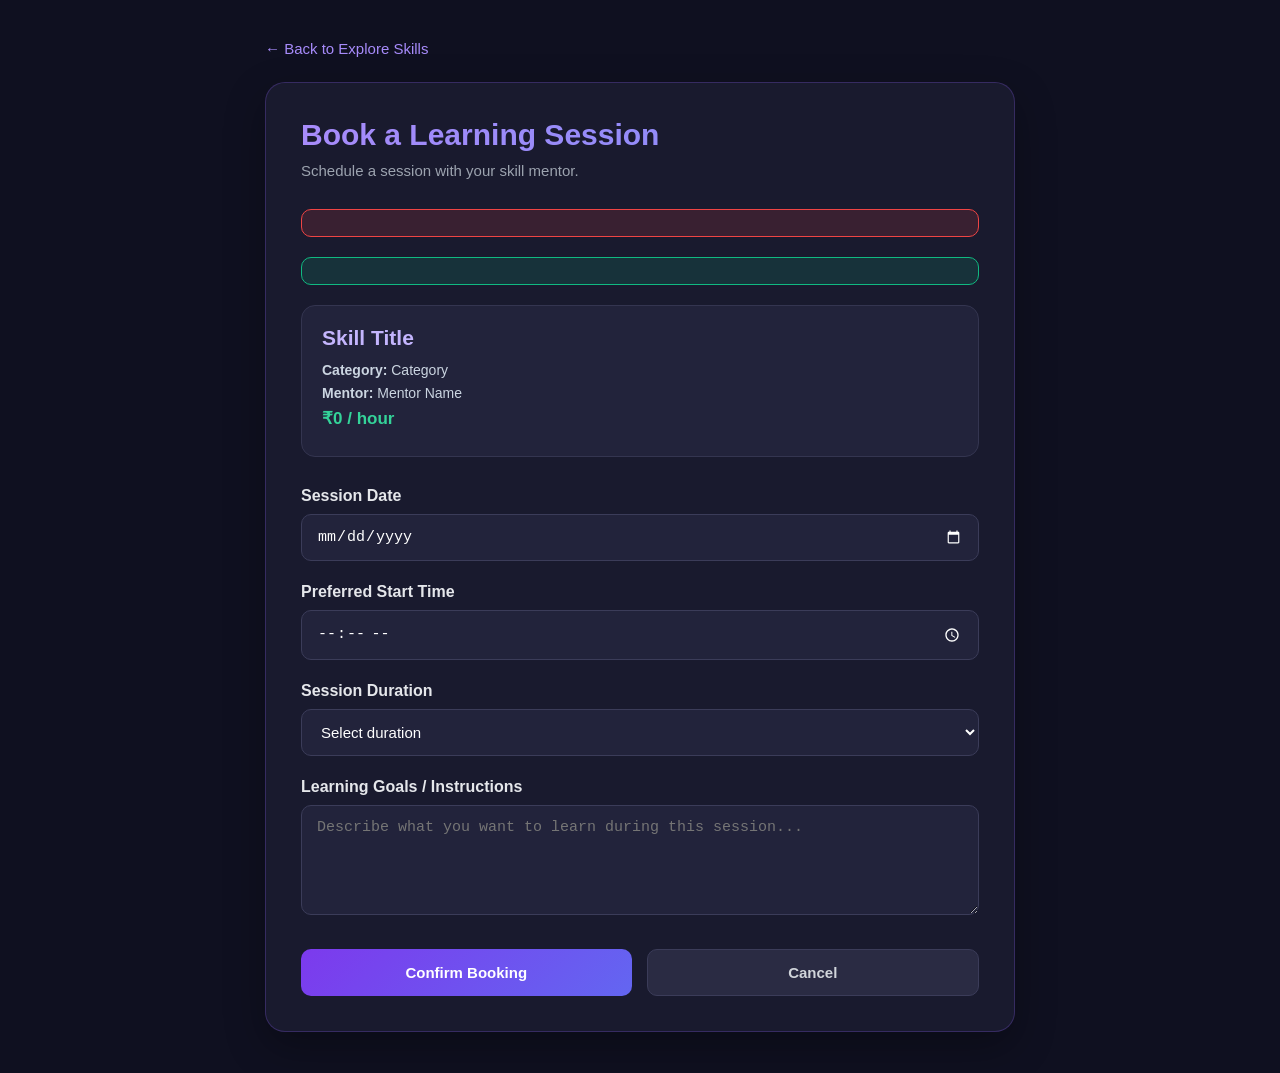
<file: src/main/resources/templates/session-booking.html>
<!DOCTYPE html>
<html xmlns:th="http://www.thymeleaf.org">
<head>
    <meta charset="UTF-8">
    <meta name="viewport" content="width=device-width, initial-scale=1.0">

    <title>Book a Session | SkillBridge</title>

    <style>
        * {
            margin: 0;
            padding: 0;
            box-sizing: border-box;
        }

        body {
            font-family: 'Segoe UI', sans-serif;
            background: #0f1020;
            color: #ffffff;
            min-height: 100vh;
            padding: 40px 20px;
        }

        .container {
            max-width: 750px;
            margin: auto;
        }

        .back-link {
            display: inline-block;
            color: #a78bfa;
            text-decoration: none;
            margin-bottom: 25px;
            font-size: 15px;
        }

        .back-link:hover {
            color: #c4b5fd;
        }

        .booking-card {
            background: #191a2e;
            border: 1px solid rgba(139, 92, 246, 0.25);
            border-radius: 20px;
            padding: 35px;
            box-shadow: 0 15px 40px rgba(0, 0, 0, 0.3);
        }

        .header {
            margin-bottom: 30px;
        }

        .header h1 {
            font-size: 30px;
            margin-bottom: 10px;
            background: linear-gradient(90deg, #a78bfa, #818cf8);
            background-clip: text;
            -webkit-background-clip: text;
            -webkit-text-fill-color: transparent;
        }

        .header p {
            color: #9ca3af;
            font-size: 15px;
        }

        .skill-info {
            background: #22233b;
            padding: 20px;
            border-radius: 14px;
            margin-bottom: 30px;
            border: 1px solid #343550;
        }

        .skill-info h2 {
            font-size: 21px;
            margin-bottom: 12px;
            color: #c4b5fd;
        }

        .skill-info p {
            color: #cbd5e1;
            margin: 7px 0;
            font-size: 14px;
        }

        .price {
            color: #34d399 !important;
            font-weight: bold;
            font-size: 17px !important;
        }

        .form-group {
            margin-bottom: 22px;
        }

        label {
            display: block;
            margin-bottom: 9px;
            font-weight: 600;
            color: #e5e7eb;
        }

        input,
        select,
        textarea {
            width: 100%;
            padding: 13px 15px;
            background: #22233b;
            border: 1px solid #3b3c59;
            border-radius: 10px;
            color: #ffffff;
            font-size: 15px;
            outline: none;
            transition: 0.3s;
        }

        input:focus,
        select:focus,
        textarea:focus {
            border-color: #8b5cf6;
            box-shadow: 0 0 0 3px rgba(139, 92, 246, 0.15);
        }

        input[type="date"],
        input[type="time"] {
            color-scheme: dark;
        }

        textarea {
            resize: vertical;
            min-height: 110px;
        }

        select option {
            background: #22233b;
            color: white;
        }

        .message {
            padding: 13px;
            border-radius: 10px;
            margin-bottom: 20px;
            font-size: 14px;
        }

        .error-message {
            background: rgba(239, 68, 68, 0.15);
            border: 1px solid #ef4444;
            color: #fca5a5;
        }

        .success-message {
            background: rgba(16, 185, 129, 0.15);
            border: 1px solid #10b981;
            color: #6ee7b7;
        }

        .button-group {
            display: flex;
            gap: 15px;
            margin-top: 30px;
        }

        .btn {
            flex: 1;
            padding: 14px;
            border-radius: 10px;
            font-size: 15px;
            font-weight: 600;
            cursor: pointer;
            text-align: center;
            text-decoration: none;
            transition: 0.3s;
        }

        .submit-btn {
            background: linear-gradient(135deg, #7c3aed, #6366f1);
            color: white;
            border: none;
        }

        .submit-btn:hover {
            transform: translateY(-2px);
            box-shadow: 0 8px 20px rgba(124, 58, 237, 0.35);
        }

        .cancel-btn {
            background: #2a2b43;
            color: #d1d5db;
            border: 1px solid #3b3c59;
        }

        .cancel-btn:hover {
            background: #343550;
        }

        @media (max-width: 600px) {
            .booking-card {
                padding: 22px;
            }

            .header h1 {
                font-size: 25px;
            }

            .button-group {
                flex-direction: column;
            }
        }
    </style>
</head>

<body>

<div class="container">

    <a th:href="@{/skills/explore}" class="back-link">
        ← Back to Explore Skills
    </a>

    <div class="booking-card">

        <div class="header">
            <h1>Book a Learning Session</h1>
            <p>Schedule a session with your skill mentor.</p>
        </div>

        <div th:if="${errorMessage}"
             class="message error-message"
             th:text="${errorMessage}">
        </div>

        <div th:if="${successMessage}"
             class="message success-message"
             th:text="${successMessage}">
        </div>

        <div class="skill-info">

            <h2 th:text="${skill.title}">Skill Title</h2>

            <p>
                <strong>Category:</strong>
                <span th:text="${skill.category}">Category</span>
            </p>

            <p>
                <strong>Mentor:</strong>
                <span th:text="${teacher.username}">Mentor Name</span>
            </p>

            <p class="price">
                ₹<span th:text="${skill.hourlyRate}">0</span> / hour
            </p>

        </div>

        <form th:action="@{/sessions/book/{skillId}(skillId=${skill.skillId})}"
              method="post">

            <div class="form-group">
                <label for="sessionDate">Session Date</label>

                <input type="date"
                       id="sessionDate"
                       name="sessionDate"
                       required>
            </div>

            <div class="form-group">
                <label for="startTime">Preferred Start Time</label>

                <input type="time"
                       id="startTime"
                       name="startTime"
                       required>
            </div>

            <div class="form-group">
                <label for="durationHours">Session Duration</label>

                <select id="durationHours"
                        name="durationHours"
                        required>

                    <option value="">Select duration</option>
                    <option value="1">1 Hour</option>
                    <option value="2">2 Hours</option>
                    <option value="3">3 Hours</option>
                    <option value="4">4 Hours</option>
                    <option value="5">5 Hours</option>
                    <option value="6">6 Hours</option>
                    <option value="7">7 Hours</option>
                    <option value="8">8 Hours</option>

                </select>
            </div>

            <div class="form-group">
                <label for="instructions">
                    Learning Goals / Instructions
                </label>

                <textarea id="instructions"
                          name="instructions"
                          placeholder="Describe what you want to learn during this session..."></textarea>
            </div>

            <div class="button-group">

                <button type="submit" class="btn submit-btn">
                    Confirm Booking
                </button>

                <a th:href="@{/skills/explore}"
                   class="btn cancel-btn">
                    Cancel
                </a>

            </div>

        </form>

    </div>

</div>

</body>
</html>
</file>
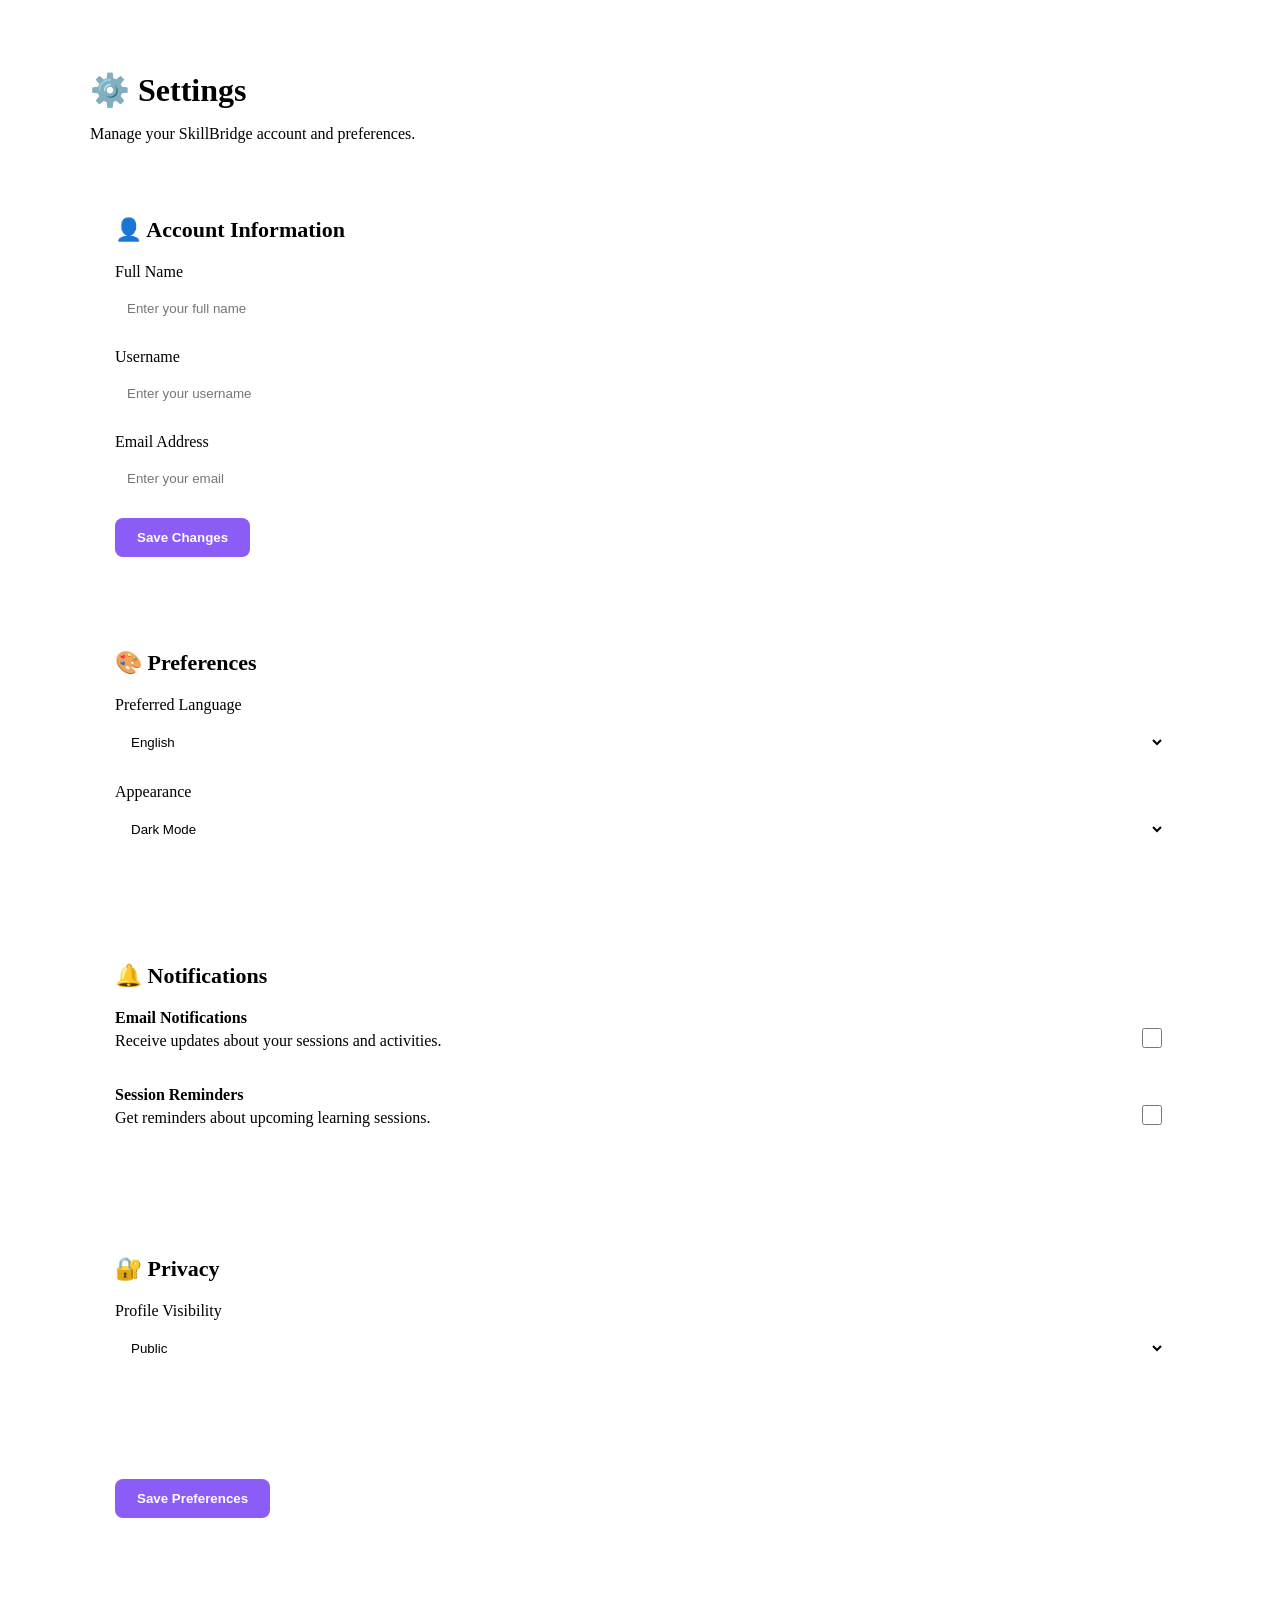
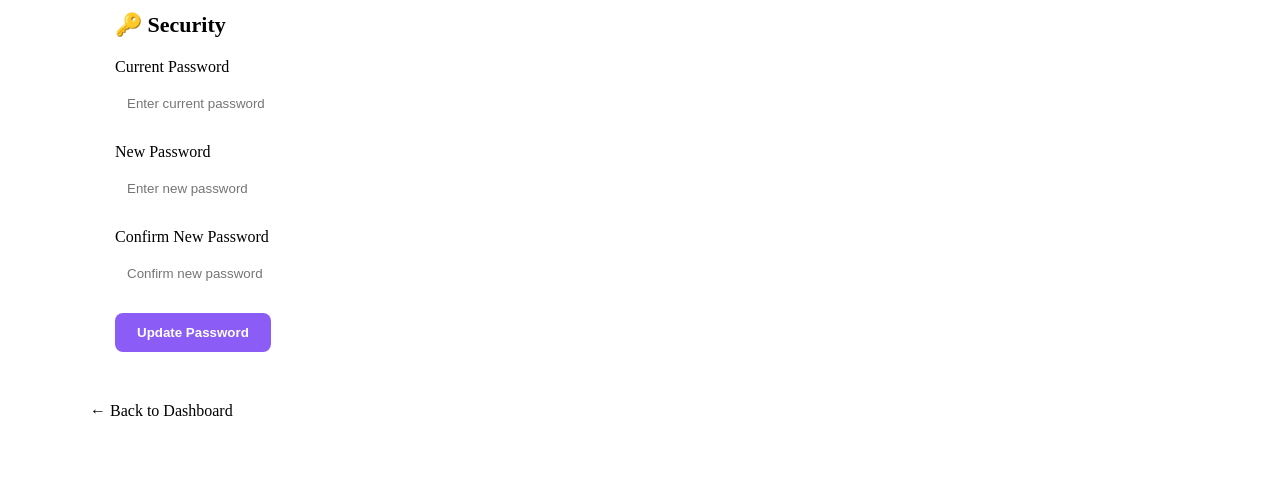
<file: src/main/resources/templates/settings.html>
<!DOCTYPE html>
<html lang="en" xmlns:th="http://www.thymeleaf.org">
<head>
<meta charset="UTF-8">
<meta name="viewport" content="width=device-width, initial-scale=1.0">
<title>Settings | SkillBridge</title>

<link rel="stylesheet" th:href="@{/css/dashboard.css}">
<link rel="stylesheet" th:href="@{/css/settings.css}">

<style>
.settings-container {
    max-width: 1100px;
    margin: 30px auto;
    padding: 20px;
}

.settings-header {
    margin-bottom: 30px;
}

.settings-header h1 {
    font-size: 32px;
    margin-bottom: 10px;
}

.settings-header p,
.settings-row p {
    color: var(--settings-muted);
}

.settings-card {
    background: var(--settings-card);
    color: var(--settings-text);
    border: 1px solid var(--settings-border);
    border-radius: 16px;
    padding: 25px;
    margin-bottom: 25px;
    transition: background .3s, color .3s;
}

.settings-card h2 {
    margin-bottom: 20px;
    font-size: 22px;
}

.form-group {
    margin-bottom: 20px;
}

.form-group label {
    display: block;
    margin-bottom: 8px;
    color: var(--settings-label);
}

.form-group input,
.form-group select {
    width: 100%;
    padding: 12px;
    border-radius: 8px;
    border: 1px solid var(--settings-border);
    background: var(--settings-input-bg);
    color: var(--settings-text);
    box-sizing: border-box;
}

.settings-button {
    background: #8b5cf6;
    color: white;
    border: 0;
    padding: 12px 22px;
    border-radius: 8px;
    cursor: pointer;
    font-weight: bold;
}

.settings-button:hover {
    background: #7c3aed;
}

.settings-message {
    margin: 15px 0;
    font-weight: 600;
}

.success-message {
    color: #16a34a;
}

.error-message {
    color: #f87171;
}

.settings-row {
    display: flex;
    justify-content: space-between;
    align-items: center;
    gap: 20px;
    margin-bottom: 20px;
}

.settings-row p {
    margin-top: 5px;
}

.settings-row input[type=checkbox] {
    width: 20px;
    height: 20px;
    accent-color: #8b5cf6;
    cursor: pointer;
}

@media(max-width:600px) {
    .settings-container {
        padding: 12px;
    }

    .settings-card {
        padding: 18px;
    }

    .settings-row {
        align-items: flex-start;
        flex-direction: column;
    }
}
</style>
</head>

<body th:attr="data-theme=${user.appearance == 'Light Mode' ? 'light' : 'dark'}">

<div class="settings-container">

<header class="settings-header">
    <h1>⚙️ Settings</h1>
    <p>Manage your SkillBridge account and preferences.</p>
</header>

<!-- ACCOUNT INFORMATION -->
<section class="settings-card">

<h2>👤 Account Information</h2>

<form id="accountForm" th:action="@{/settings}" method="post">

    <div class="form-group">
        <label for="fullName">Full Name</label>
        <input type="text"
               id="fullName"
               name="fullName"
               th:value="${user.fullName}"
               placeholder="Enter your full name"
               maxlength="100"
               required>
    </div>

    <div class="form-group">
        <label for="username">Username</label>
        <input type="text"
               id="username"
               name="username"
               th:value="${user.username}"
               placeholder="Enter your username"
               maxlength="50"
               required>
    </div>

    <div class="form-group">
        <label for="email">Email Address</label>
        <input type="email"
               id="email"
               name="email"
               th:value="${user.email}"
               placeholder="Enter your email"
               maxlength="100"
               required>
    </div>

    <div th:if="${successMessage}"
         class="settings-message success-message"
         th:text="${successMessage}">
    </div>

    <div th:if="${errorMessage}"
         class="settings-message error-message"
         th:text="${errorMessage}">
    </div>

    <button type="submit" class="settings-button">
        Save Changes
    </button>

</form>
</section>

<!-- PREFERENCES -->
<form id="preferencesForm" th:action="@{/settings}" method="post">

<input type="hidden" name="fullName" th:value="${user.fullName}">
<input type="hidden" name="username" th:value="${user.username}">
<input type="hidden" name="email" th:value="${user.email}">

<section class="settings-card">

<h2>🎨 Preferences</h2>

<div class="form-group">
    <label for="language">Preferred Language</label>

    <select id="language" name="preferredLanguage">
        <option value="English"
                th:selected="${user.preferredLanguage == 'English'}">
            English
        </option>

        <option value="Hindi"
                th:selected="${user.preferredLanguage == 'Hindi'}">
            Hindi
        </option>

        <option value="Gujarati"
                th:selected="${user.preferredLanguage == 'Gujarati'}">
            Gujarati
        </option>
    </select>
</div>

<div class="form-group">
    <label for="theme">Appearance</label>

    <select id="theme" name="appearance">
        <option value="Dark Mode"
                th:selected="${user.appearance == 'Dark Mode'}">
            Dark Mode
        </option>

        <option value="Light Mode"
                th:selected="${user.appearance == 'Light Mode'}">
            Light Mode
        </option>
    </select>
</div>

</section>

<!-- NOTIFICATIONS -->
<section class="settings-card">

<h2>🔔 Notifications</h2>

<div class="settings-row">
    <div>
        <strong>Email Notifications</strong>
        <p>Receive updates about your sessions and activities.</p>
    </div>

    <input type="checkbox"
           id="emailNotifications"
           name="emailNotifications"
           value="true"
           th:checked="${user.emailNotifications}">
</div>

<div class="settings-row">
    <div>
        <strong>Session Reminders</strong>
        <p>Get reminders about upcoming learning sessions.</p>
    </div>

    <input type="checkbox"
           id="sessionReminders"
           name="sessionReminders"
           value="true"
           th:checked="${user.sessionReminders}">
</div>

</section>

<!-- PRIVACY -->
<section class="settings-card">

<h2>🔐 Privacy</h2>

<div class="form-group">
    <label for="profileVisibility">Profile Visibility</label>

    <select id="profileVisibility" name="publicProfile">

        <option value="true"
                th:selected="${user.publicProfile}">
            Public
        </option>

        <option value="false"
                th:selected="${!user.publicProfile}">
            Private
        </option>

    </select>
</div>

</section>

<!-- SAVE PREFERENCES -->
<section class="settings-card">

    <div th:if="${successMessage}"
         class="settings-message success-message"
         th:text="${successMessage}">
    </div>

    <div th:if="${errorMessage}"
         class="settings-message error-message"
         th:text="${errorMessage}">
    </div>

    <button type="submit" class="settings-button">
        Save Preferences
    </button>

</section>

</form>

<!-- SECURITY -->
<section class="settings-card">

<h2>🔑 Security</h2>

<div class="form-group">
    <label for="currentPassword">Current Password</label>
    <input type="password"
           id="currentPassword"
           placeholder="Enter current password">
</div>

<div class="form-group">
    <label for="newPassword">New Password</label>
    <input type="password"
           id="newPassword"
           placeholder="Enter new password">
</div>

<div class="form-group">
    <label for="confirmPassword">Confirm New Password</label>
    <input type="password"
           id="confirmPassword"
           placeholder="Confirm new password">
</div>

<button type="button"
        class="settings-button"
        onclick="changePassword()">
    Update Password
</button>

</section>

<div style="margin-bottom:30px">
    <a th:href="@{/}"
       style="color:var(--settings-secondary);text-decoration:none">
        ← Back to Dashboard
    </a>
</div>

</div>

<script>

const themeSelect = document.getElementById("theme");

function applySelectedTheme() {
    document.body.setAttribute(
        "data-theme",
        themeSelect.value === "Light Mode" ? "light" : "dark"
    );
}

themeSelect.addEventListener("change", applySelectedTheme);

document.getElementById("preferencesForm")
.addEventListener("submit", function() {

    document.querySelector(
        "#preferencesForm input[name='fullName']"
    ).value = document.getElementById("fullName").value;

    document.querySelector(
        "#preferencesForm input[name='username']"
    ).value = document.getElementById("username").value;

    document.querySelector(
        "#preferencesForm input[name='email']"
    ).value = document.getElementById("email").value;

});

function changePassword() {

    const currentPassword =
        document.getElementById("currentPassword").value;

    const newPassword =
        document.getElementById("newPassword").value;

    const confirmPassword =
        document.getElementById("confirmPassword").value;

    if (!currentPassword || !newPassword || !confirmPassword) {
        alert("Please fill in all password fields.");
        return;
    }

    if (newPassword !== confirmPassword) {
        alert("New password and confirmation do not match.");
        return;
    }

    alert("Password update functionality will be implemented in the next step.");
}

</script>

</body>
</html>
</file>
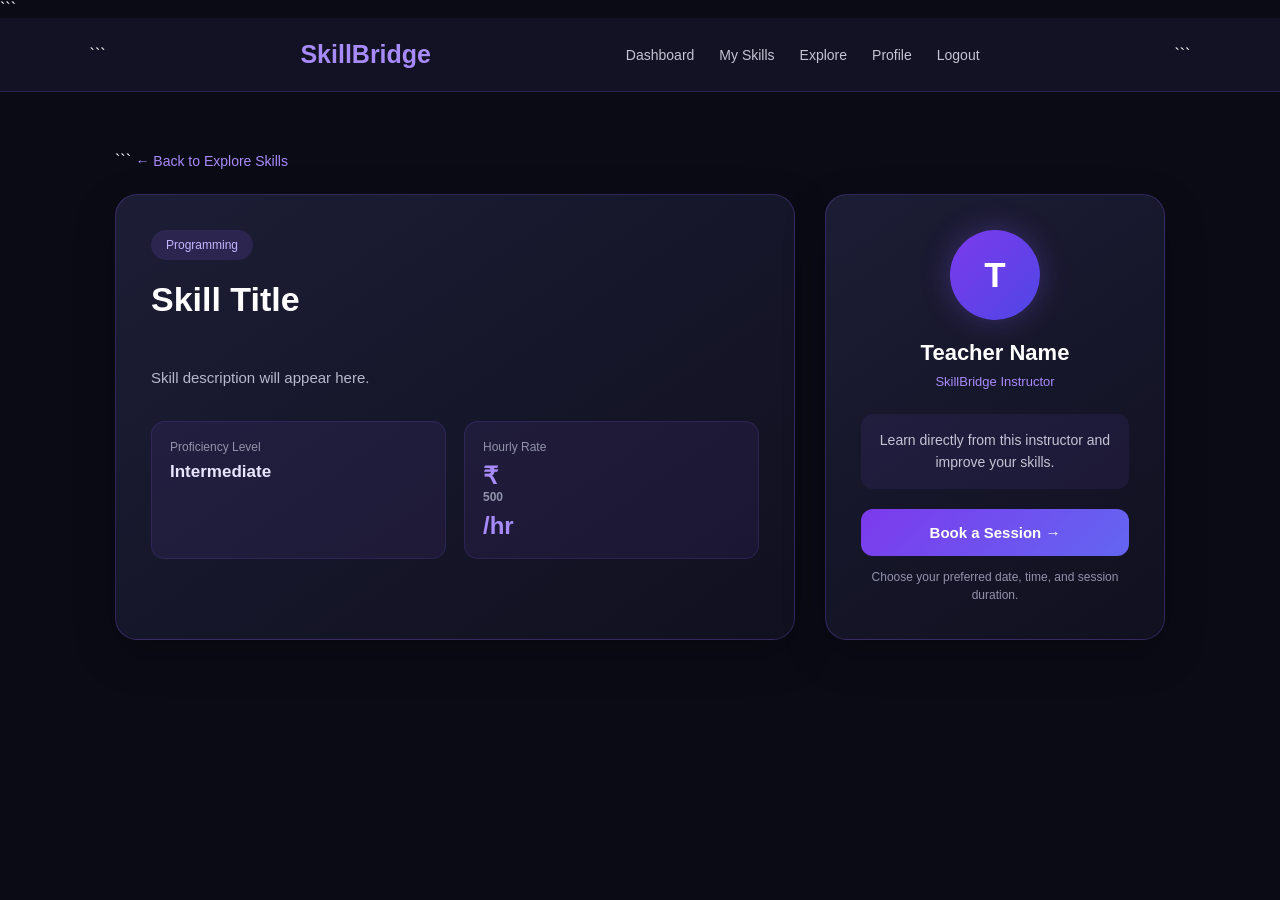
<file: src/main/resources/templates/skill-details.html>
<!DOCTYPE html>

<html lang="en" xmlns:th="http://www.thymeleaf.org">

<head>
    <meta charset="UTF-8">
    <meta name="viewport" content="width=device-width, initial-scale=1.0">


<title>Skill Details | SkillBridge</title>

<style>
    * {
        margin: 0;
        padding: 0;
        box-sizing: border-box;
        font-family: 'Segoe UI', sans-serif;
    }

    body {
        background: #0b0b16;
        color: #ffffff;
        min-height: 100vh;
    }

    nav {
        display: flex;
        justify-content: space-between;
        align-items: center;
        padding: 22px 7%;
        background: rgba(20, 20, 40, 0.8);
        border-bottom: 1px solid rgba(139, 92, 246, 0.2);
    }

    .logo {
        font-size: 25px;
        font-weight: bold;
        color: #a78bfa;
    }

    .nav-links {
        display: flex;
        gap: 25px;
        align-items: center;
    }

    .nav-links a {
        text-decoration: none;
        color: #c4c4d4;
        font-size: 14px;
        transition: 0.3s;
    }

    .nav-links a:hover {
        color: #a78bfa;
    }

    .container {
        max-width: 1100px;
        margin: 60px auto;
        padding: 0 25px;
    }

    .back-link {
        color: #a78bfa;
        text-decoration: none;
        font-size: 14px;
        display: inline-block;
        margin-bottom: 25px;
    }

    .back-link:hover {
        color: #c4b5fd;
    }

    .details-layout {
        display: grid;
        grid-template-columns: 2fr 1fr;
        gap: 30px;
    }

    .skill-card,
    .teacher-card {
        background: linear-gradient(
            145deg,
            rgba(30, 30, 55, 0.95),
            rgba(17, 17, 32, 0.95)
        );

        border: 1px solid rgba(139, 92, 246, 0.25);
        border-radius: 22px;
        padding: 35px;

        box-shadow: 0 15px 40px rgba(0, 0, 0, 0.25);
    }

    .category {
        display: inline-block;
        background: rgba(139, 92, 246, 0.15);
        color: #c4b5fd;
        padding: 8px 15px;
        border-radius: 20px;
        font-size: 12px;
        margin-bottom: 20px;
    }

    h1 {
        font-size: 34px;
        margin-bottom: 18px;
        color: #ffffff;
    }

    .description {
        color: #b8b8cc;
        line-height: 1.8;
        font-size: 15px;
        margin-bottom: 30px;
        white-space: pre-line;
    }

    .info-grid {
        display: grid;
        grid-template-columns: 1fr 1fr;
        gap: 18px;
        margin-bottom: 30px;
    }

    .info-box {
        background: rgba(139, 92, 246, 0.08);
        border: 1px solid rgba(139, 92, 246, 0.15);
        border-radius: 14px;
        padding: 18px;
    }

    .info-box span {
        display: block;
        color: #9292aa;
        font-size: 12px;
        margin-bottom: 8px;
    }

    .info-box strong {
        color: #e9e5ff;
        font-size: 17px;
    }

    .price {
        color: #a78bfa !important;
        font-size: 24px !important;
    }

    .teacher-card {
        text-align: center;
        height: fit-content;
    }

    .teacher-avatar {
        width: 90px;
        height: 90px;
        border-radius: 50%;

        background: linear-gradient(
            135deg,
            #7c3aed,
            #4f46e5
        );

        display: flex;
        align-items: center;
        justify-content: center;

        font-size: 35px;
        font-weight: bold;

        margin: 0 auto 20px;

        box-shadow: 0 0 30px rgba(139, 92, 246, 0.3);
    }

    .teacher-card h2 {
        font-size: 22px;
        margin-bottom: 8px;
    }

    .teacher-label {
        color: #a78bfa;
        font-size: 13px;
        margin-bottom: 25px;
    }

    .teacher-info {
        background: rgba(139, 92, 246, 0.08);
        padding: 15px;
        border-radius: 12px;
        margin-bottom: 20px;

        color: #c4c4d4;
        font-size: 14px;
        line-height: 1.6;
    }

    .booking-button {
        display: block;
        width: 100%;
        padding: 15px;

        border: none;
        border-radius: 12px;

        background: linear-gradient(
            135deg,
            #7c3aed,
            #6366f1
        );

        color: white;
        font-size: 15px;
        font-weight: bold;

        text-decoration: none;
        text-align: center;

        cursor: pointer;
        transition: 0.3s;
    }

    .booking-button:hover {
        transform: translateY(-3px);
        box-shadow: 0 8px 25px rgba(124, 58, 237, 0.35);
    }

    .booking-note {
        font-size: 12px;
        color: #9292aa;
        margin-top: 12px;
        line-height: 1.5;
    }

    @media (max-width: 800px) {

        .details-layout {
            grid-template-columns: 1fr;
        }

        nav {
            flex-direction: column;
            gap: 20px;
        }

        .nav-links {
            flex-wrap: wrap;
            justify-content: center;
        }

        h1 {
            font-size: 27px;
        }

        .skill-card,
        .teacher-card {
            padding: 25px;
        }
    }

    @media (max-width: 500px) {

        .info-grid {
            grid-template-columns: 1fr;
        }
    }
</style>
```

</head>

<body>

<nav>

```
<div class="logo">
    SkillBridge
</div>

<div class="nav-links">
    <a th:href="@{/dashboard}">Dashboard</a>
    <a th:href="@{/skills}">My Skills</a>
    <a th:href="@{/skills/explore}">Explore</a>
    <a th:href="@{/profile}">Profile</a>

    <form th:action="@{/logout}" method="post">
        <button type="submit"
                style="background:none; border:none; color:#c4c4d4; cursor:pointer; font-size:14px;">
            Logout
        </button>
    </form>
</div>
```

</nav>

<div class="container">

```
<a th:href="@{/skills/explore}" class="back-link">
    ← Back to Explore Skills
</a>

<div class="details-layout">

    <!-- Skill Information -->

    <div class="skill-card">

        <span class="category"
              th:text="${skill.category}">
            Programming
        </span>

        <h1 th:text="${skill.title}">
            Skill Title
        </h1>

        <p class="description"
           th:text="${skill.description}">
            Skill description will appear here.
        </p>

        <div class="info-grid">

            <!-- Proficiency Level -->

            <div class="info-box">

                <span>Proficiency Level</span>

                <strong th:text="${skill.proficiencyLevel}">
                    Intermediate
                </strong>

            </div>

            <!-- Hourly Rate -->

            <div class="info-box">

                <span>Hourly Rate</span>

                <strong class="price">
                    ₹<span th:text="${skill.hourlyRate}">500</span>/hr
                </strong>

            </div>

        </div>

    </div>

    <!-- Teacher Profile -->

    <div class="teacher-card">

        <div class="teacher-avatar"
             th:text="${teacher.username.substring(0, 1).toUpperCase()}">
            T
        </div>

        <h2 th:text="${teacher.username}">
            Teacher Name
        </h2>

        <p class="teacher-label">
            SkillBridge Instructor
        </p>

        <div class="teacher-info">
            Learn directly from this instructor and improve your skills.
        </div>

        <!-- CONNECTED BOOKING BUTTON -->

        <a th:href="@{/sessions/book/{skillId}(skillId=${skill.skillId})}"
           class="booking-button">
            Book a Session →
        </a>

        <p class="booking-note">
            Choose your preferred date, time, and session duration.
        </p>

    </div>

</div>
</div>

</body>
</html>
</file>
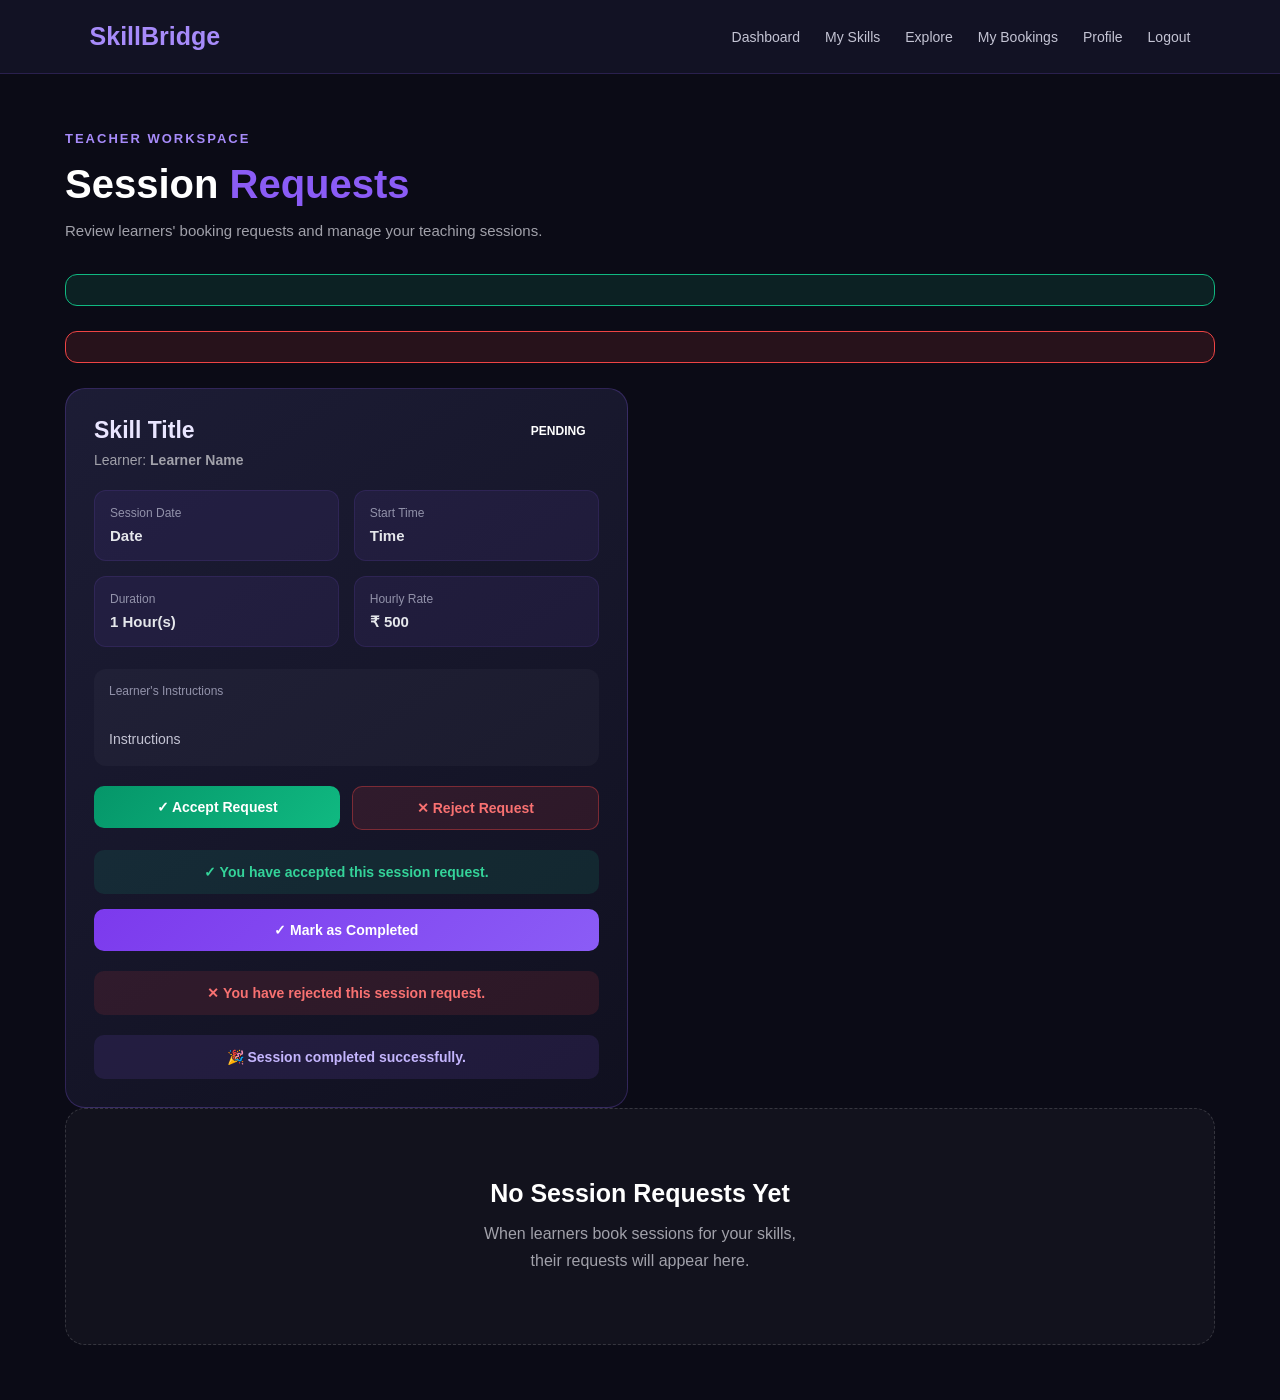
<file: src/main/resources/templates/teacher-bookings.html>
<!DOCTYPE html>
<html lang="en" xmlns:th="http://www.thymeleaf.org">

<head>
    <meta charset="UTF-8">
    <meta name="viewport" content="width=device-width, initial-scale=1.0">

    <title>Teacher Bookings | SkillBridge</title>

    <style>
        * {
            margin: 0;
            padding: 0;
            box-sizing: border-box;
            font-family: 'Segoe UI', sans-serif;
        }

        body {
            background: #0b0b16;
            color: #ffffff;
            min-height: 100vh;
        }

        nav {
            display: flex;
            justify-content: space-between;
            align-items: center;
            padding: 22px 7%;
            background: rgba(20, 20, 40, 0.8);
            border-bottom: 1px solid rgba(139, 92, 246, 0.2);
        }

        .logo {
            font-size: 25px;
            font-weight: bold;
            color: #a78bfa;
        }

        .nav-links {
            display: flex;
            gap: 25px;
            align-items: center;
        }

        .nav-links a {
            text-decoration: none;
            color: #c4c4d4;
            font-size: 14px;
            transition: 0.3s;
        }

        .nav-links a:hover {
            color: #a78bfa;
        }

        .container {
            max-width: 1200px;
            margin: 55px auto;
            padding: 0 25px;
        }

        .page-header {
            margin-bottom: 35px;
        }

        .page-tag {
            color: #a78bfa;
            font-size: 13px;
            font-weight: bold;
            letter-spacing: 2px;
        }

        .page-header h1 {
            font-size: 40px;
            margin: 15px 0;
        }

        .page-header h1 span {
            color: #8b5cf6;
        }

        .page-header p {
            color: #a1a1aa;
            font-size: 15px;
        }

        .message {
            padding: 15px 20px;
            border-radius: 12px;
            margin-bottom: 25px;
        }

        .success-message {
            background: rgba(16, 185, 129, 0.12);
            border: 1px solid #10b981;
            color: #6ee7b7;
        }

        .error-message {
            background: rgba(239, 68, 68, 0.12);
            border: 1px solid #ef4444;
            color: #fca5a5;
        }

        .booking-grid {
            display: grid;
            grid-template-columns: repeat(2, minmax(0, 1fr));
            gap: 25px;
        }

        .booking-card {
            background: linear-gradient(
                145deg,
                rgba(30, 30, 55, 0.95),
                rgba(17, 17, 32, 0.95)
            );
            border: 1px solid rgba(139, 92, 246, 0.25);
            border-radius: 20px;
            padding: 28px;
            transition: 0.3s;
        }

        .booking-card:hover {
            transform: translateY(-4px);
            border-color: rgba(139, 92, 246, 0.6);
        }

        .booking-top {
            display: flex;
            justify-content: space-between;
            align-items: flex-start;
            gap: 15px;
            margin-bottom: 22px;
        }

        .booking-card h2 {
            font-size: 23px;
            color: #e9e5ff;
            margin-bottom: 8px;
        }

        .learner-name {
            color: #a1a1aa;
            font-size: 14px;
        }

        .status {
            padding: 7px 13px;
            border-radius: 20px;
            font-size: 12px;
            font-weight: bold;
            white-space: nowrap;
        }

        .status-pending {
            background: rgba(245, 158, 11, 0.15);
            color: #fbbf24;
        }

        .status-accepted {
            background: rgba(16, 185, 129, 0.15);
            color: #34d399;
        }

        .status-rejected {
            background: rgba(239, 68, 68, 0.15);
            color: #f87171;
        }

        .status-completed {
            background: rgba(139, 92, 246, 0.18);
            color: #c4b5fd;
        }

        .booking-details {
            display: grid;
            grid-template-columns: 1fr 1fr;
            gap: 15px;
            margin-bottom: 22px;
        }

        .detail-box {
            background: rgba(139, 92, 246, 0.08);
            border: 1px solid rgba(139, 92, 246, 0.12);
            border-radius: 12px;
            padding: 15px;
        }

        .detail-box span {
            display: block;
            color: #9292aa;
            font-size: 12px;
            margin-bottom: 7px;
        }

        .detail-box strong {
            color: #e5e7eb;
            font-size: 15px;
        }

        .instructions {
            background: rgba(255, 255, 255, 0.03);
            padding: 15px;
            border-radius: 12px;
            margin-bottom: 20px;
        }

        .instructions span {
            display: block;
            color: #9292aa;
            font-size: 12px;
            margin-bottom: 8px;
        }

        .instructions p {
            color: #c4c4d4;
            font-size: 14px;
            line-height: 1.6;
            white-space: pre-line;
        }

        .action-buttons {
            display: flex;
            gap: 12px;
            margin-top: 20px;
        }

        .action-buttons form {
            flex: 1;
        }

        .action-button {
            width: 100%;
            padding: 13px;
            border: none;
            border-radius: 10px;
            font-size: 14px;
            font-weight: bold;
            cursor: pointer;
            transition: 0.3s;
        }

        .accept-button {
            background: linear-gradient(135deg, #059669, #10b981);
            color: white;
        }

        .accept-button:hover {
            transform: translateY(-2px);
            box-shadow: 0 5px 18px rgba(16, 185, 129, 0.25);
        }

        .reject-button {
            background: rgba(239, 68, 68, 0.12);
            border: 1px solid rgba(239, 68, 68, 0.4);
            color: #f87171;
        }

        .reject-button:hover {
            background: rgba(239, 68, 68, 0.2);
            transform: translateY(-2px);
        }

        .complete-button {
            background: linear-gradient(135deg, #7c3aed, #8b5cf6);
            color: white;
        }

        .complete-button:hover {
            transform: translateY(-2px);
            box-shadow: 0 5px 18px rgba(139, 92, 246, 0.3);
        }

        .status-message {
            margin-top: 20px;
            padding: 14px;
            border-radius: 10px;
            text-align: center;
            font-size: 14px;
            font-weight: bold;
        }

        .accepted-message {
            background: rgba(16, 185, 129, 0.12);
            color: #34d399;
        }

        .rejected-message {
            background: rgba(239, 68, 68, 0.12);
            color: #f87171;
        }

        .completed-message {
            background: rgba(139, 92, 246, 0.12);
            color: #c4b5fd;
        }

        .empty-state {
            text-align: center;
            padding: 70px 25px;
            background: rgba(255, 255, 255, 0.03);
            border: 1px dashed rgba(255, 255, 255, 0.15);
            border-radius: 20px;
        }

        .empty-state h2 {
            font-size: 25px;
            margin-bottom: 12px;
        }

        .empty-state p {
            color: #a1a1aa;
            line-height: 1.7;
        }

        @media (max-width: 800px) {
            .booking-grid {
                grid-template-columns: 1fr;
            }

            nav {
                flex-direction: column;
                gap: 20px;
            }

            .nav-links {
                flex-wrap: wrap;
                justify-content: center;
            }

            .page-header h1 {
                font-size: 32px;
            }
        }

        @media (max-width: 500px) {
            .booking-details {
                grid-template-columns: 1fr;
            }

            .booking-top {
                flex-direction: column;
            }

            .action-buttons {
                flex-direction: column;
            }
        }
    </style>
</head>

<body>

<nav>

    <div class="logo">
        SkillBridge
    </div>

    <div class="nav-links">
        <a th:href="@{/dashboard}">Dashboard</a>
        <a th:href="@{/skills}">My Skills</a>
        <a th:href="@{/skills/explore}">Explore</a>
        <a th:href="@{/sessions/my-bookings}">My Bookings</a>
        <a th:href="@{/profile}">Profile</a>

        <form th:action="@{/logout}" method="post">
            <button type="submit"
                    style="background:none; border:none; color:#c4c4d4; cursor:pointer; font-size:14px;">
                Logout
            </button>
        </form>
    </div>

</nav>

<main class="container">

    <section class="page-header">

        <span class="page-tag">TEACHER WORKSPACE</span>

        <h1>
            Session <span>Requests</span>
        </h1>

        <p>
            Review learners' booking requests and manage your teaching sessions.
        </p>

    </section>

    <div th:if="${successMessage}"
         class="message success-message"
         th:text="${successMessage}">
    </div>

    <div th:if="${errorMessage}"
         class="message error-message"
         th:text="${errorMessage}">
    </div>

    <!-- BOOKINGS -->

    <section th:if="${bookings != null and !bookings.isEmpty()}"
             class="booking-grid">

        <div class="booking-card"
             th:each="booking : ${bookings}">

            <div class="booking-top">

                <div>

                    <h2 th:text="${booking.skill.title}">
                        Skill Title
                    </h2>

                    <p class="learner-name">
                        Learner:
                        <strong th:text="${booking.learner.username}">
                            Learner Name
                        </strong>
                    </p>

                </div>

                <span class="status"
                      th:classappend="${booking.status != null ? ' status-' + booking.status.toLowerCase() : ' status-pending'}"
                      th:text="${booking.status}">
                    PENDING
                </span>

            </div>

            <div class="booking-details">

                <div class="detail-box">
                    <span>Session Date</span>
                    <strong th:text="${booking.sessionDate}">Date</strong>
                </div>

                <div class="detail-box">
                    <span>Start Time</span>
                    <strong th:text="${booking.startTime}">Time</strong>
                </div>

                <div class="detail-box">
                    <span>Duration</span>
                    <strong>
                        <span th:text="${booking.durationHours}"
                              style="display:inline; color:#e5e7eb; font-size:15px;">
                            1
                        </span>
                        Hour(s)
                    </strong>
                </div>

                <div class="detail-box">
                    <span>Hourly Rate</span>
                    <strong>
                        ₹<span th:text="${booking.skill.hourlyRate}"
                               style="display:inline; color:#e5e7eb; font-size:15px;">
                            500
                        </span>
                    </strong>
                </div>

            </div>

            <div class="instructions"
                 th:if="${booking.instructions != null and !booking.instructions.isEmpty()}">

                <span>Learner's Instructions</span>

                <p th:text="${booking.instructions}">
                    Instructions
                </p>

            </div>

            <!-- PENDING: ACCEPT OR REJECT -->

            <div class="action-buttons"
                 th:if="${booking.status == 'PENDING'}">

                <form th:action="@{/sessions/teacher-bookings/{bookingId}/status(bookingId=${booking.bookingId})}"
                      method="post">

                    <input type="hidden" name="status" value="ACCEPTED">

                    <button type="submit"
                            class="action-button accept-button">
                        ✓ Accept Request
                    </button>

                </form>

                <form th:action="@{/sessions/teacher-bookings/{bookingId}/status(bookingId=${booking.bookingId})}"
                      method="post">

                    <input type="hidden" name="status" value="REJECTED">

                    <button type="submit"
                            class="action-button reject-button">
                        ✕ Reject Request
                    </button>

                </form>

            </div>

            <!-- ACCEPTED: MARK AS COMPLETED -->

            <div th:if="${booking.status == 'ACCEPTED'}">

                <div class="status-message accepted-message">
                    ✓ You have accepted this session request.
                </div>

                <form th:action="@{/sessions/teacher-bookings/{bookingId}/status(bookingId=${booking.bookingId})}"
                      method="post"
                      style="margin-top: 15px;">

                    <input type="hidden" name="status" value="COMPLETED">

                    <button type="submit"
                            class="action-button complete-button">
                        ✓ Mark as Completed
                    </button>

                </form>

            </div>

            <!-- REJECTED -->

            <div class="status-message rejected-message"
                 th:if="${booking.status == 'REJECTED'}">

                ✕ You have rejected this session request.

            </div>

            <!-- COMPLETED -->

            <div class="status-message completed-message"
                 th:if="${booking.status == 'COMPLETED'}">

                🎉 Session completed successfully.

            </div>

        </div>

    </section>

    <!-- EMPTY BOOKINGS -->

    <section th:if="${bookings == null or bookings.isEmpty()}"
             class="empty-state">

        <h2>No Session Requests Yet</h2>

        <p>
            When learners book sessions for your skills,<br>
            their requests will appear here.
        </p>

    </section>

</main>

</body>
</html>
</file>
